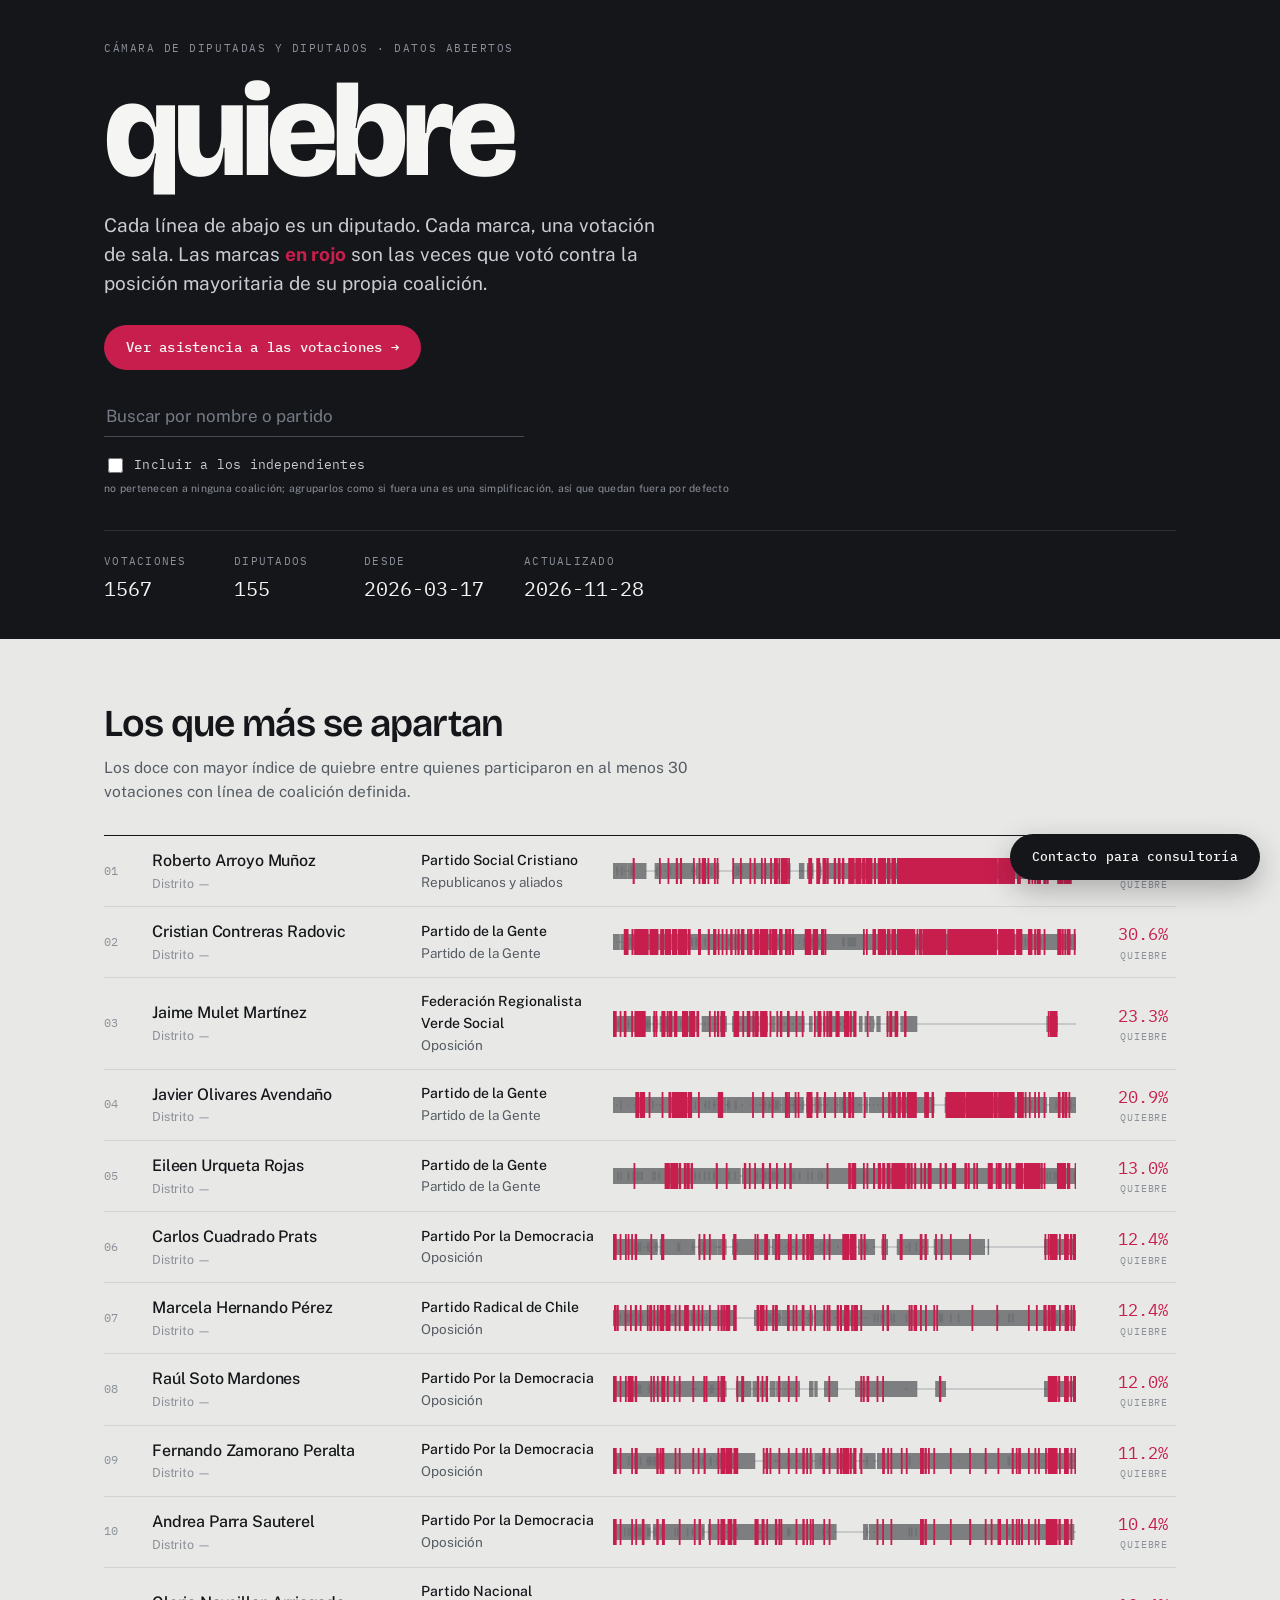
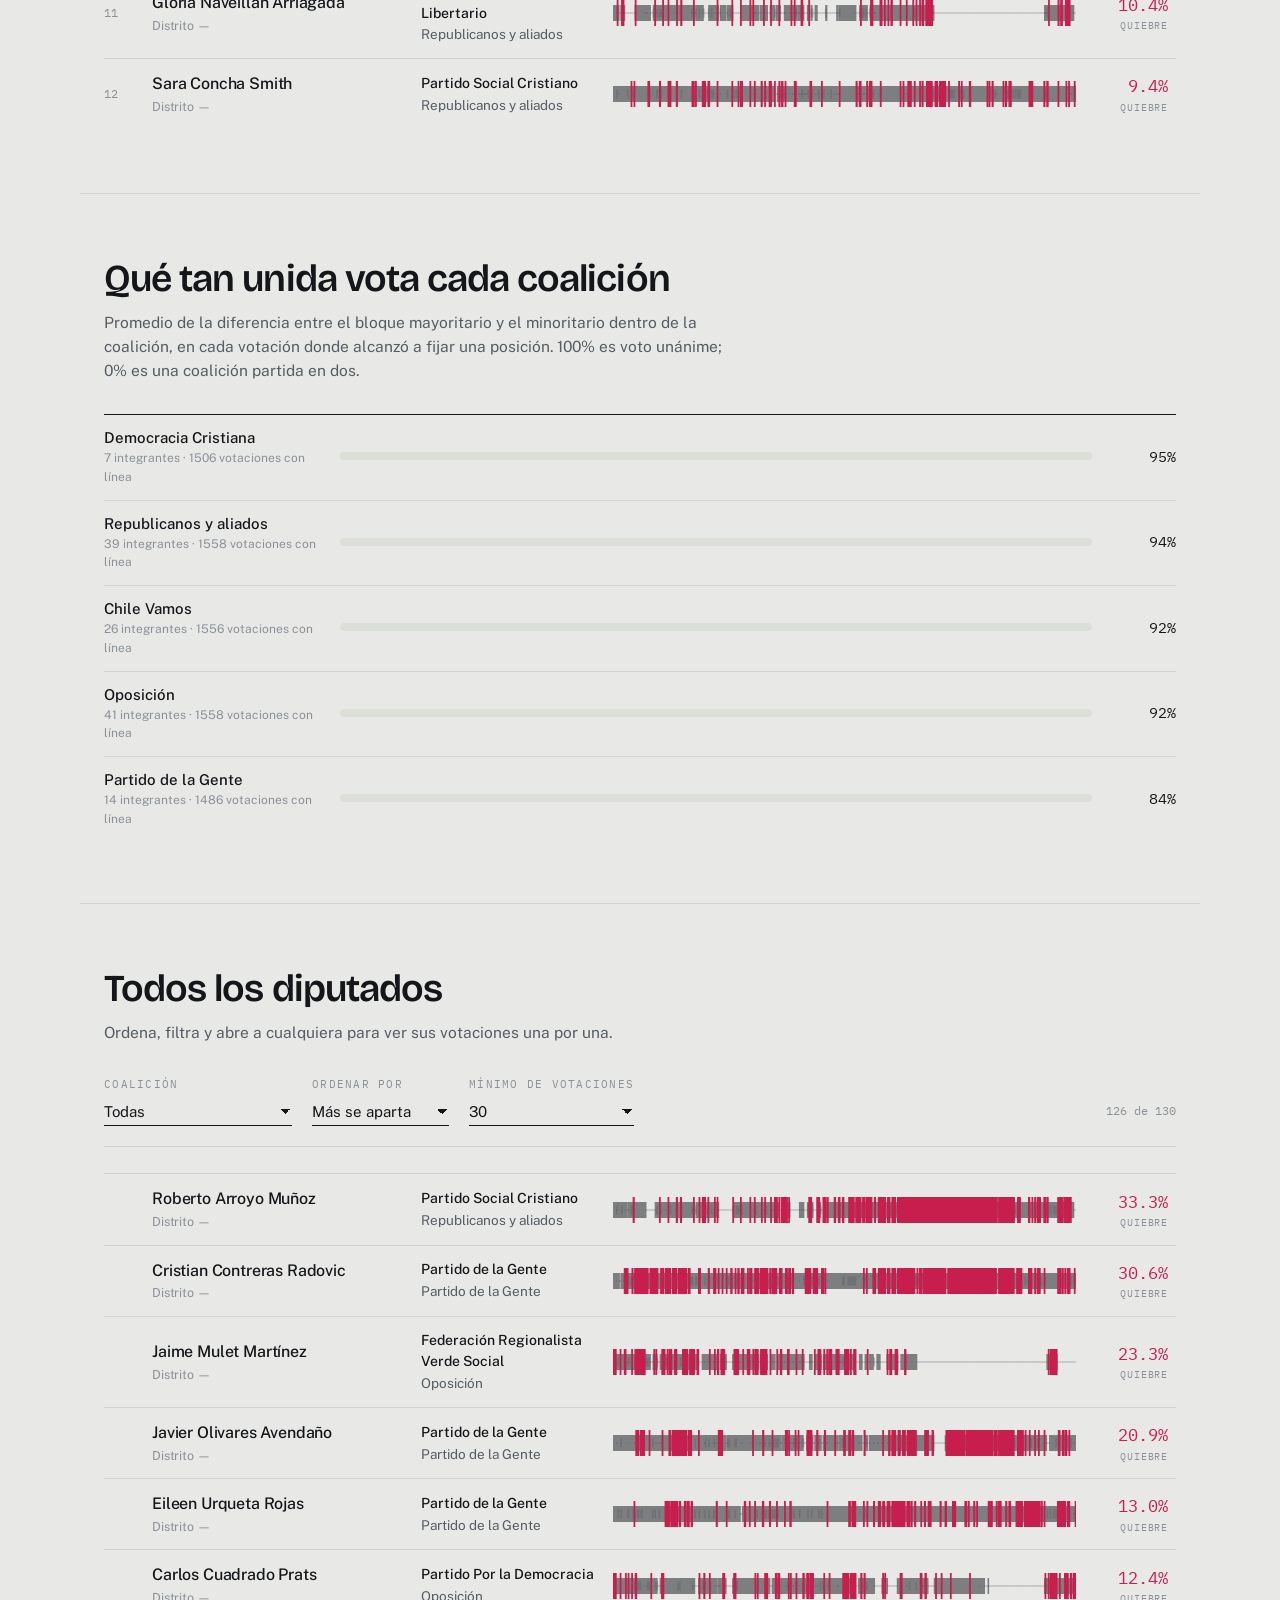
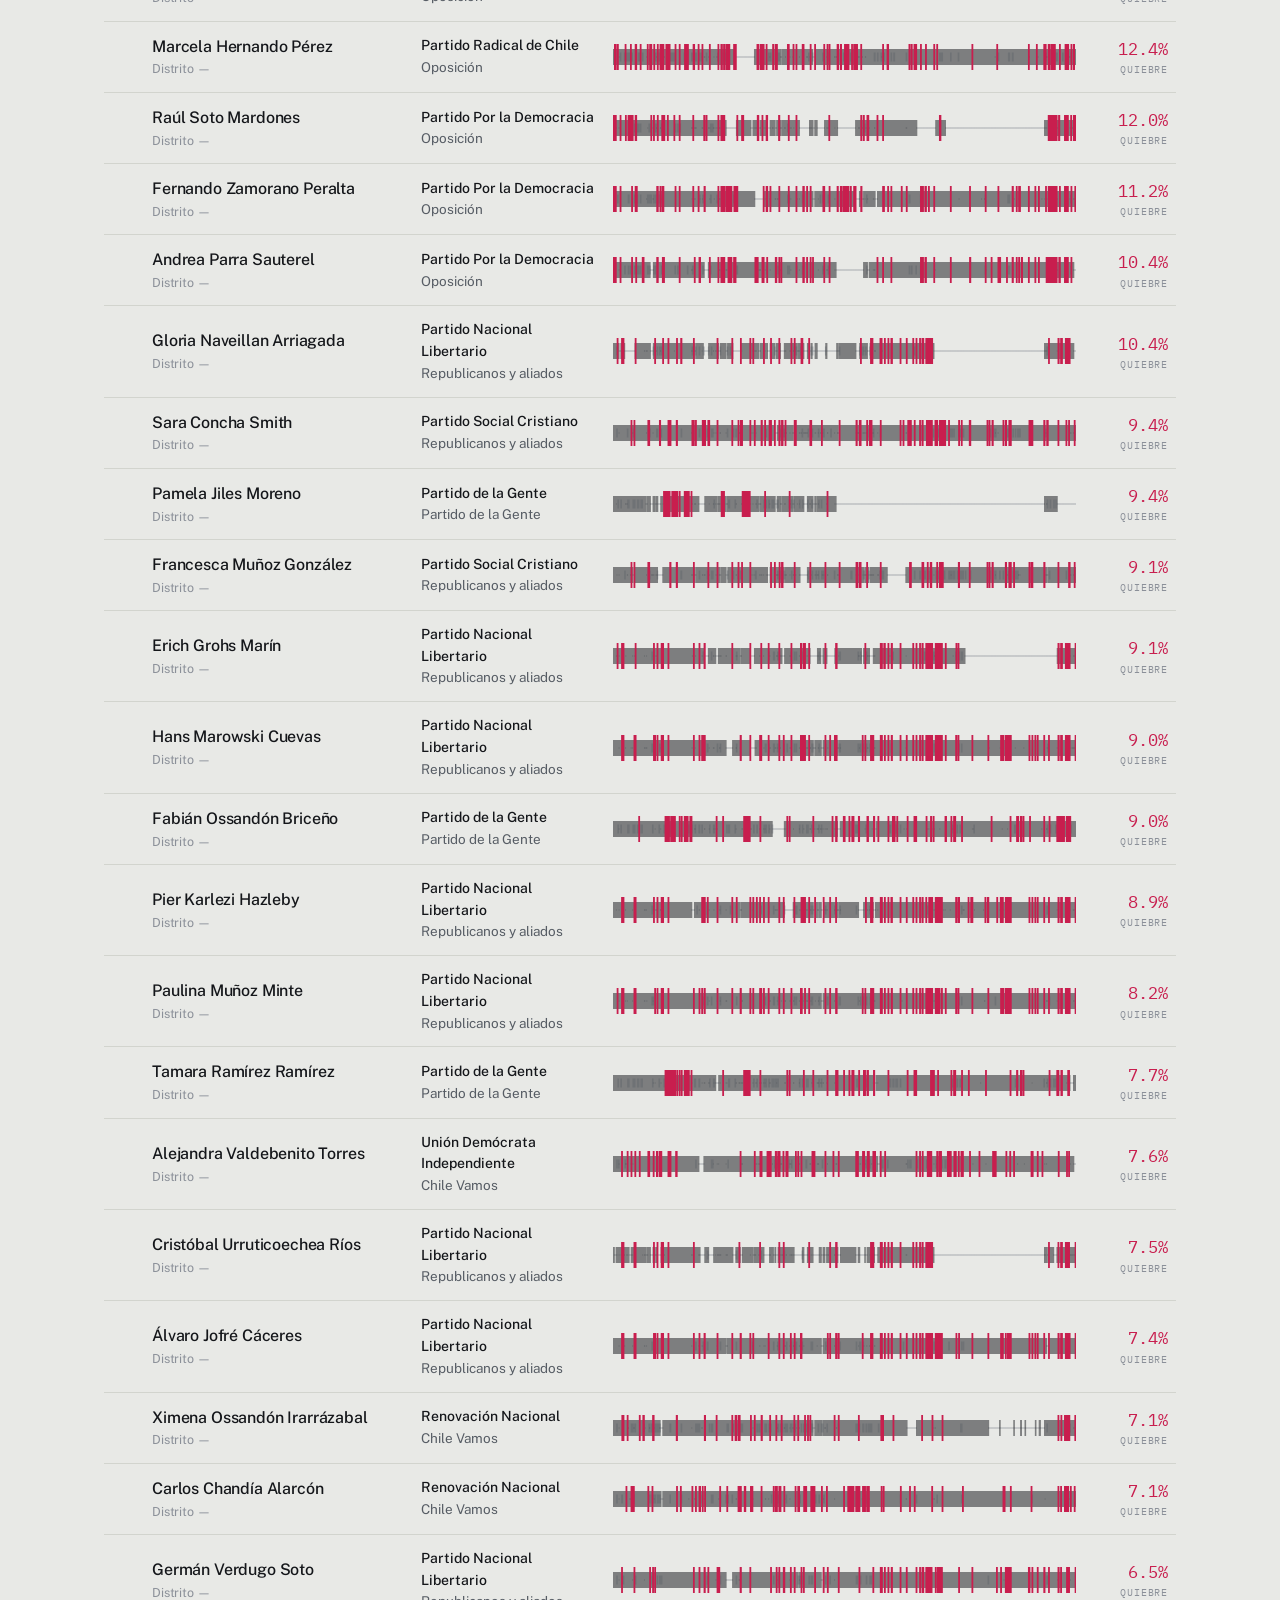
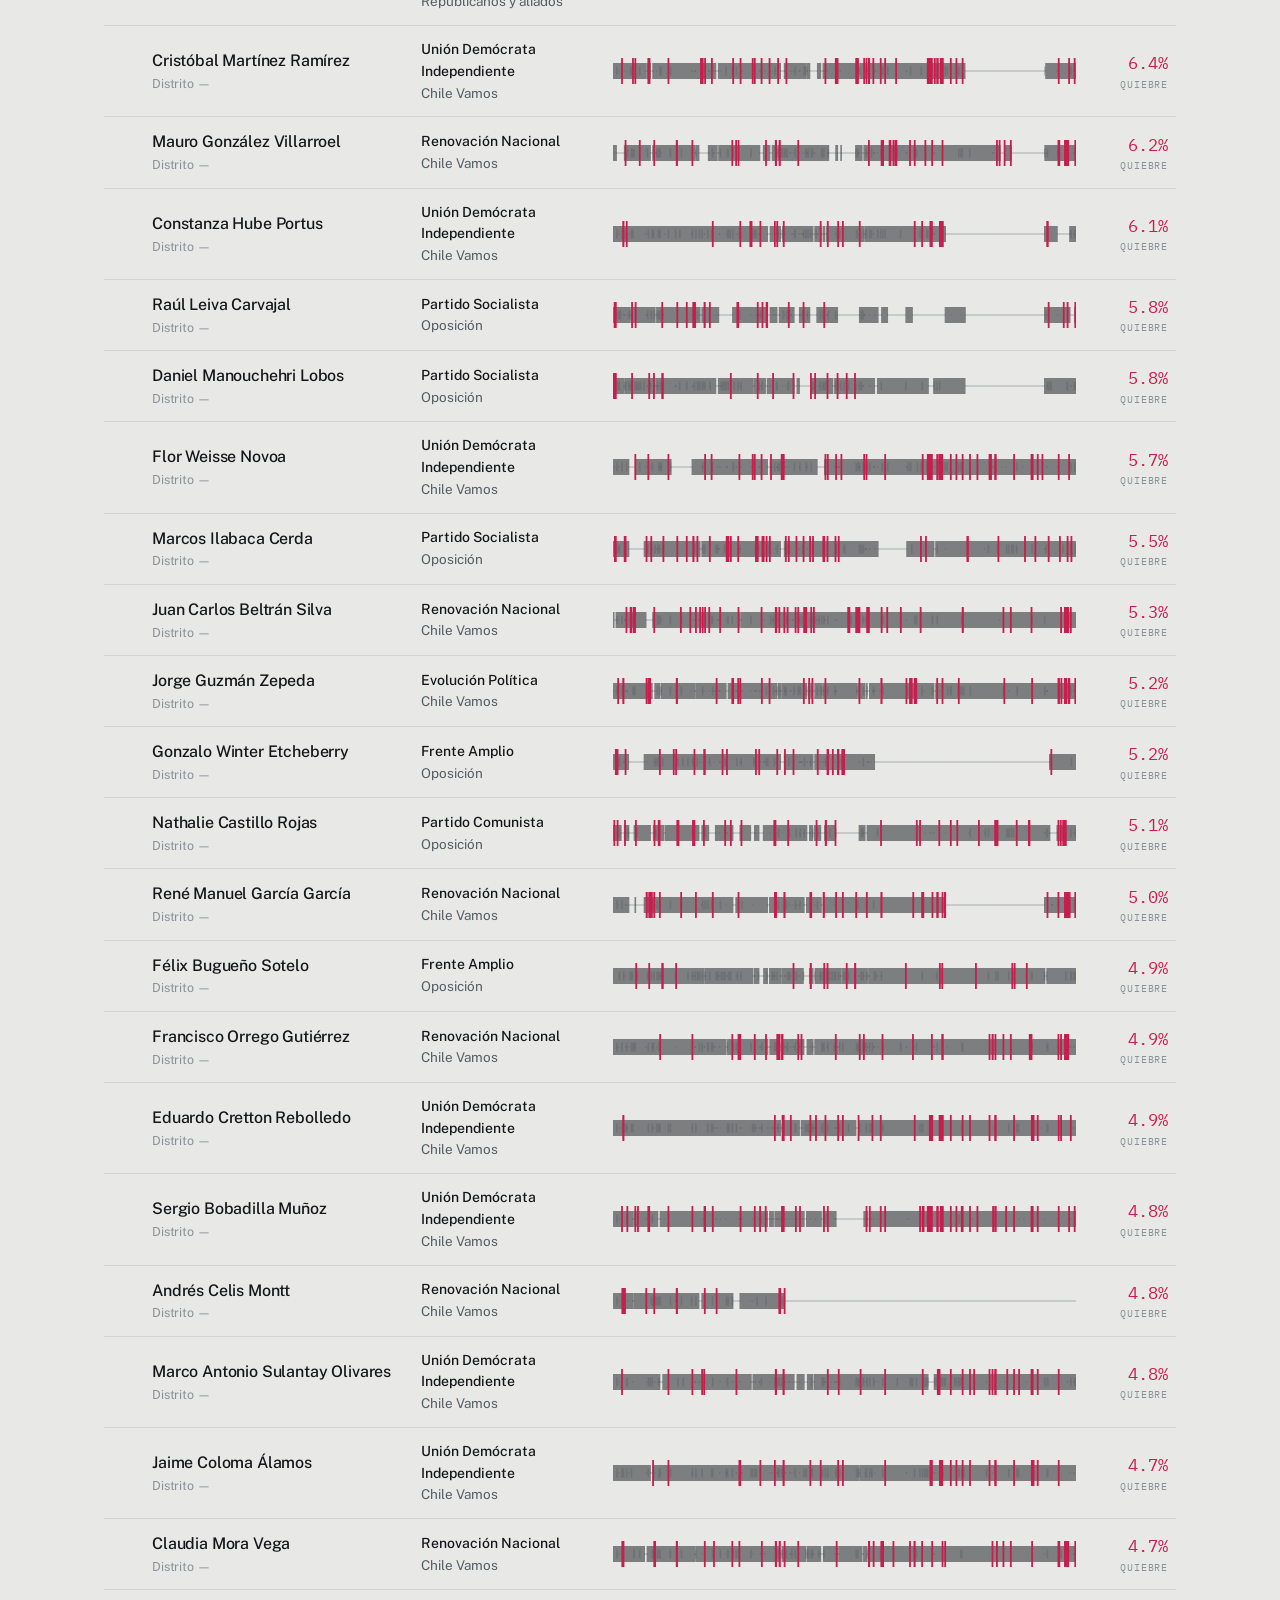
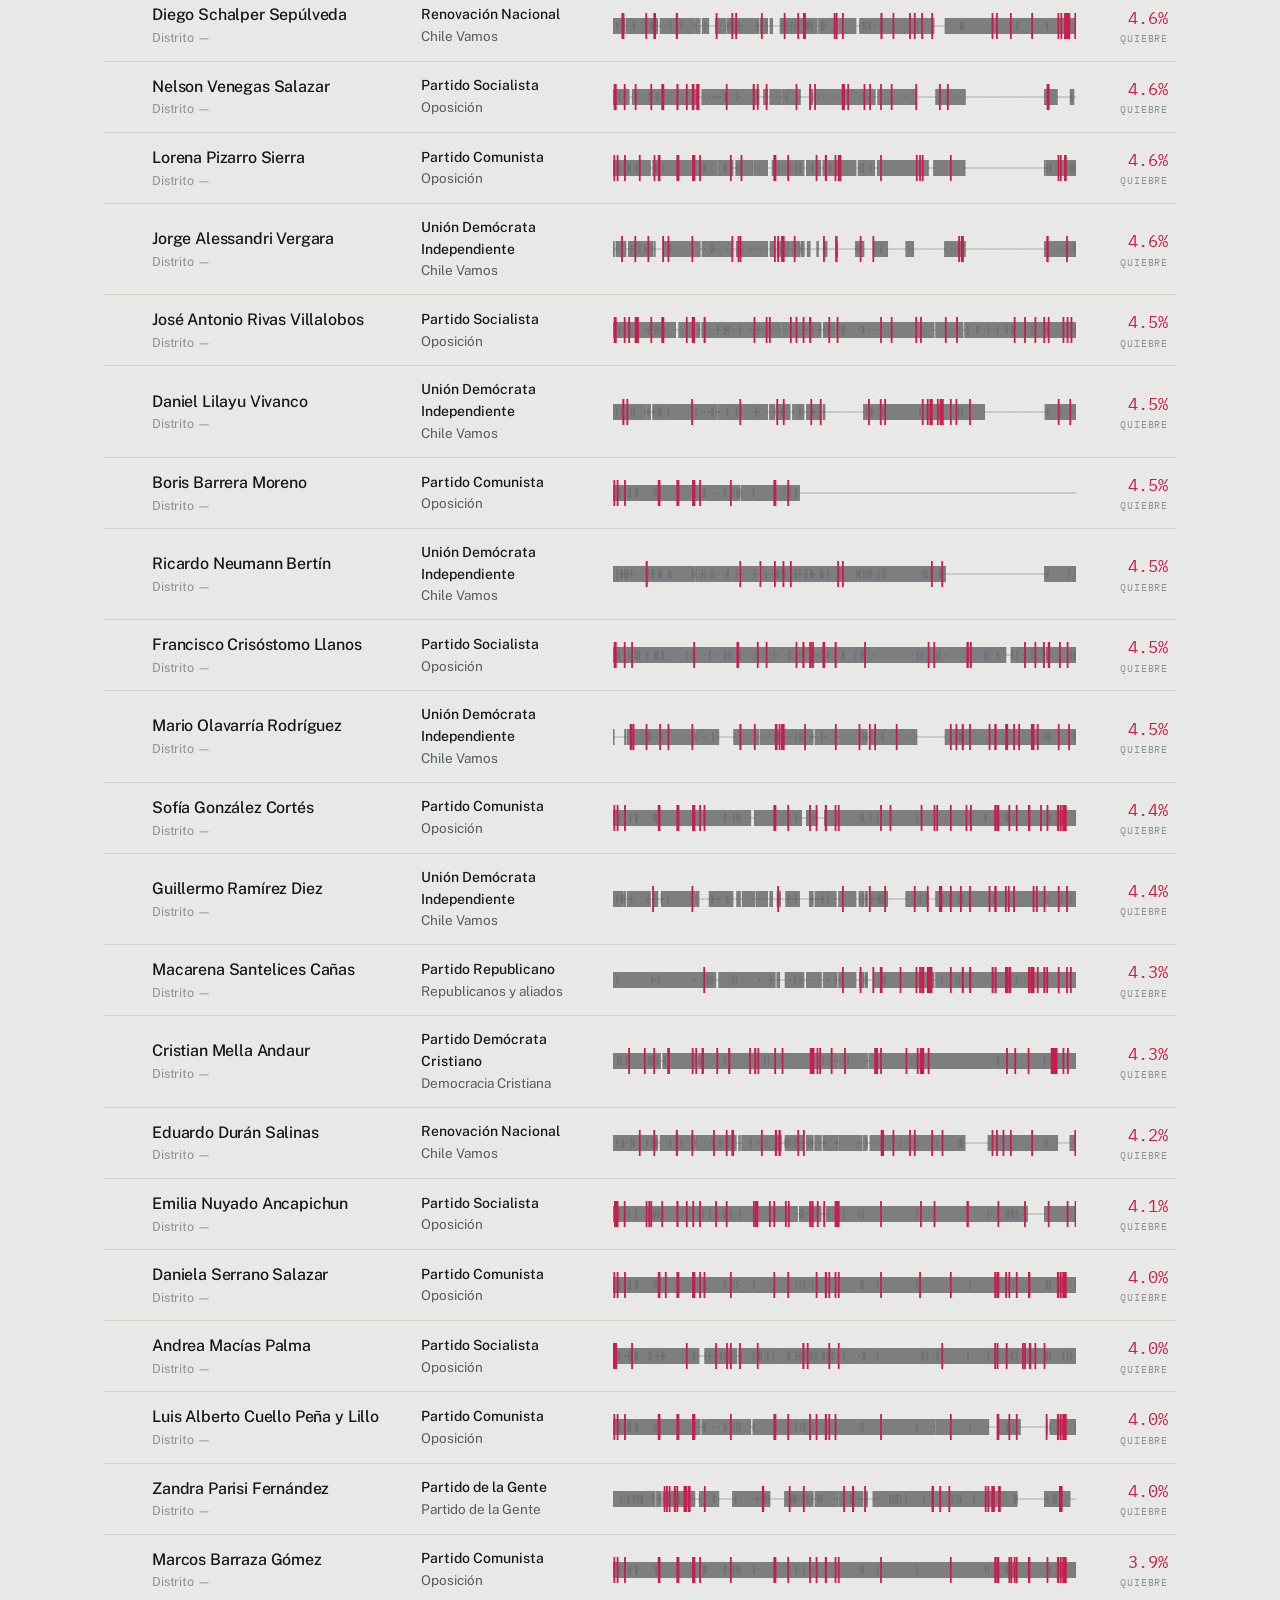
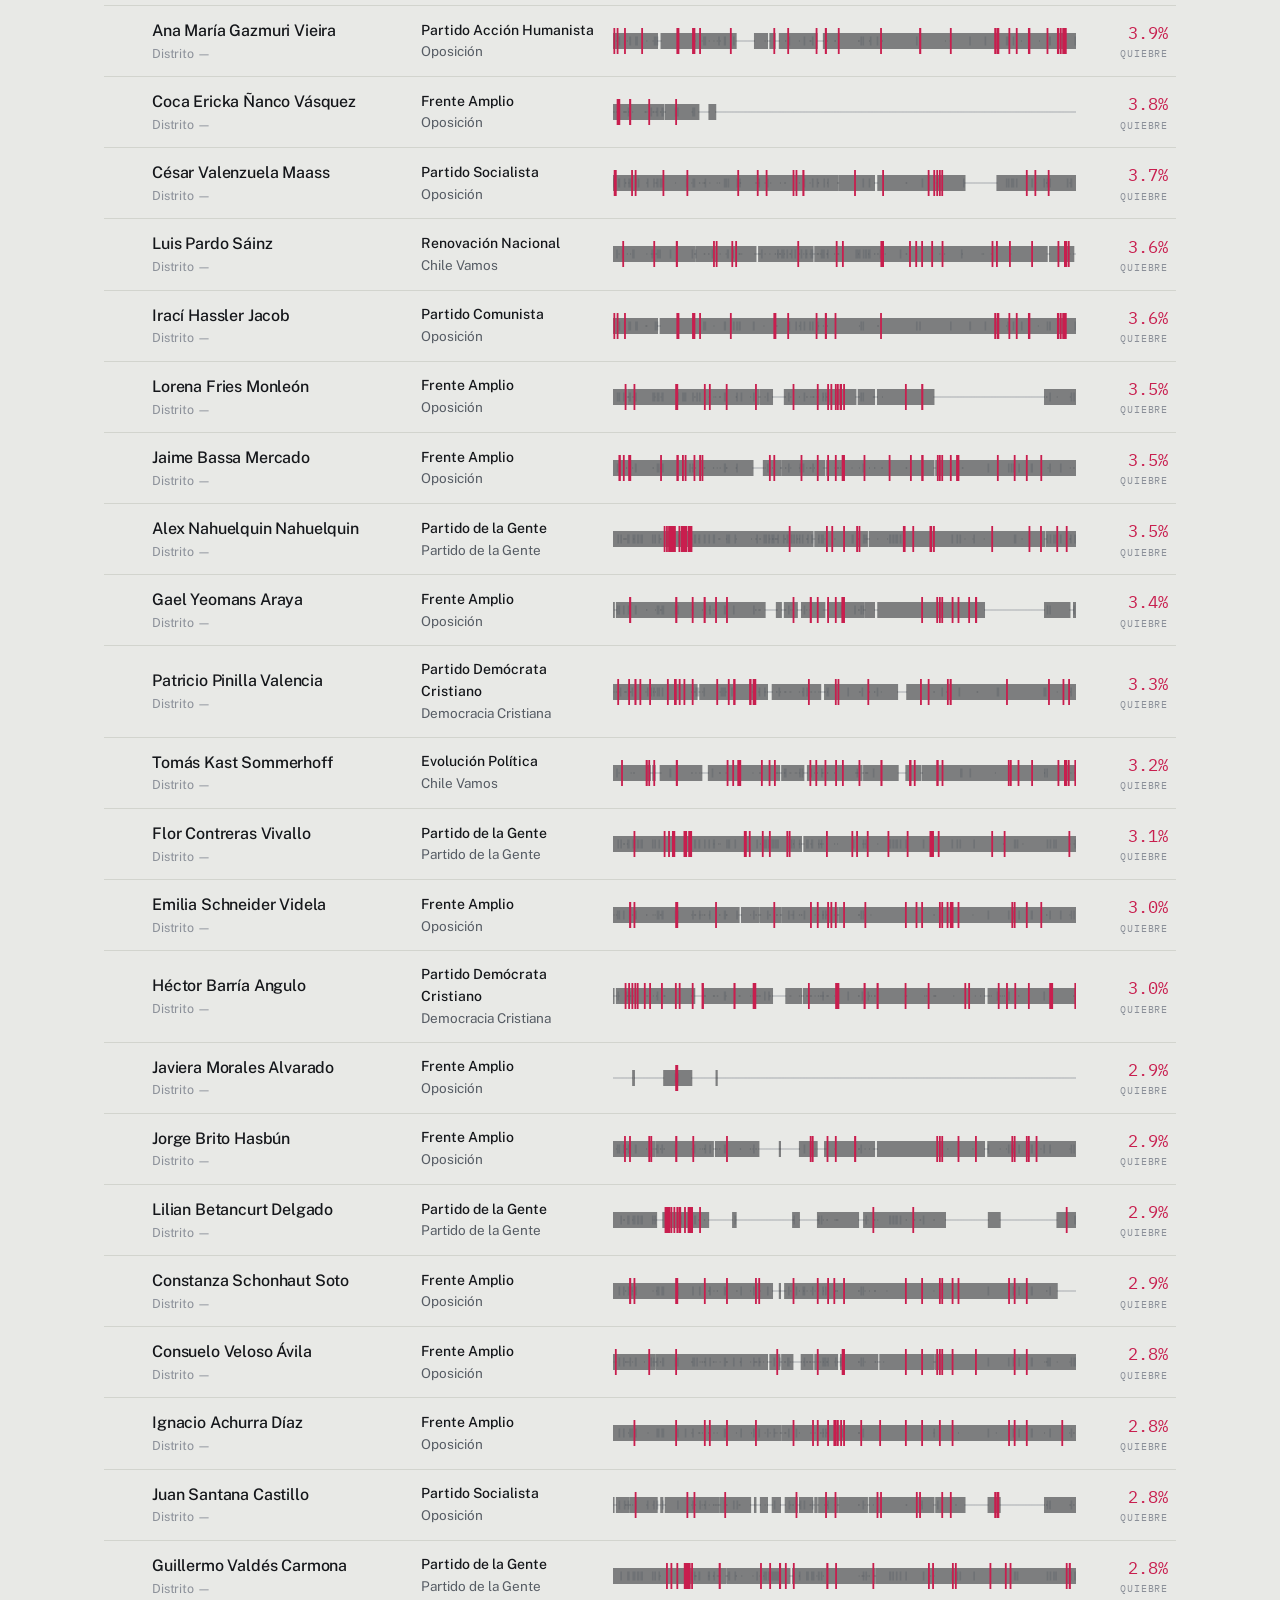
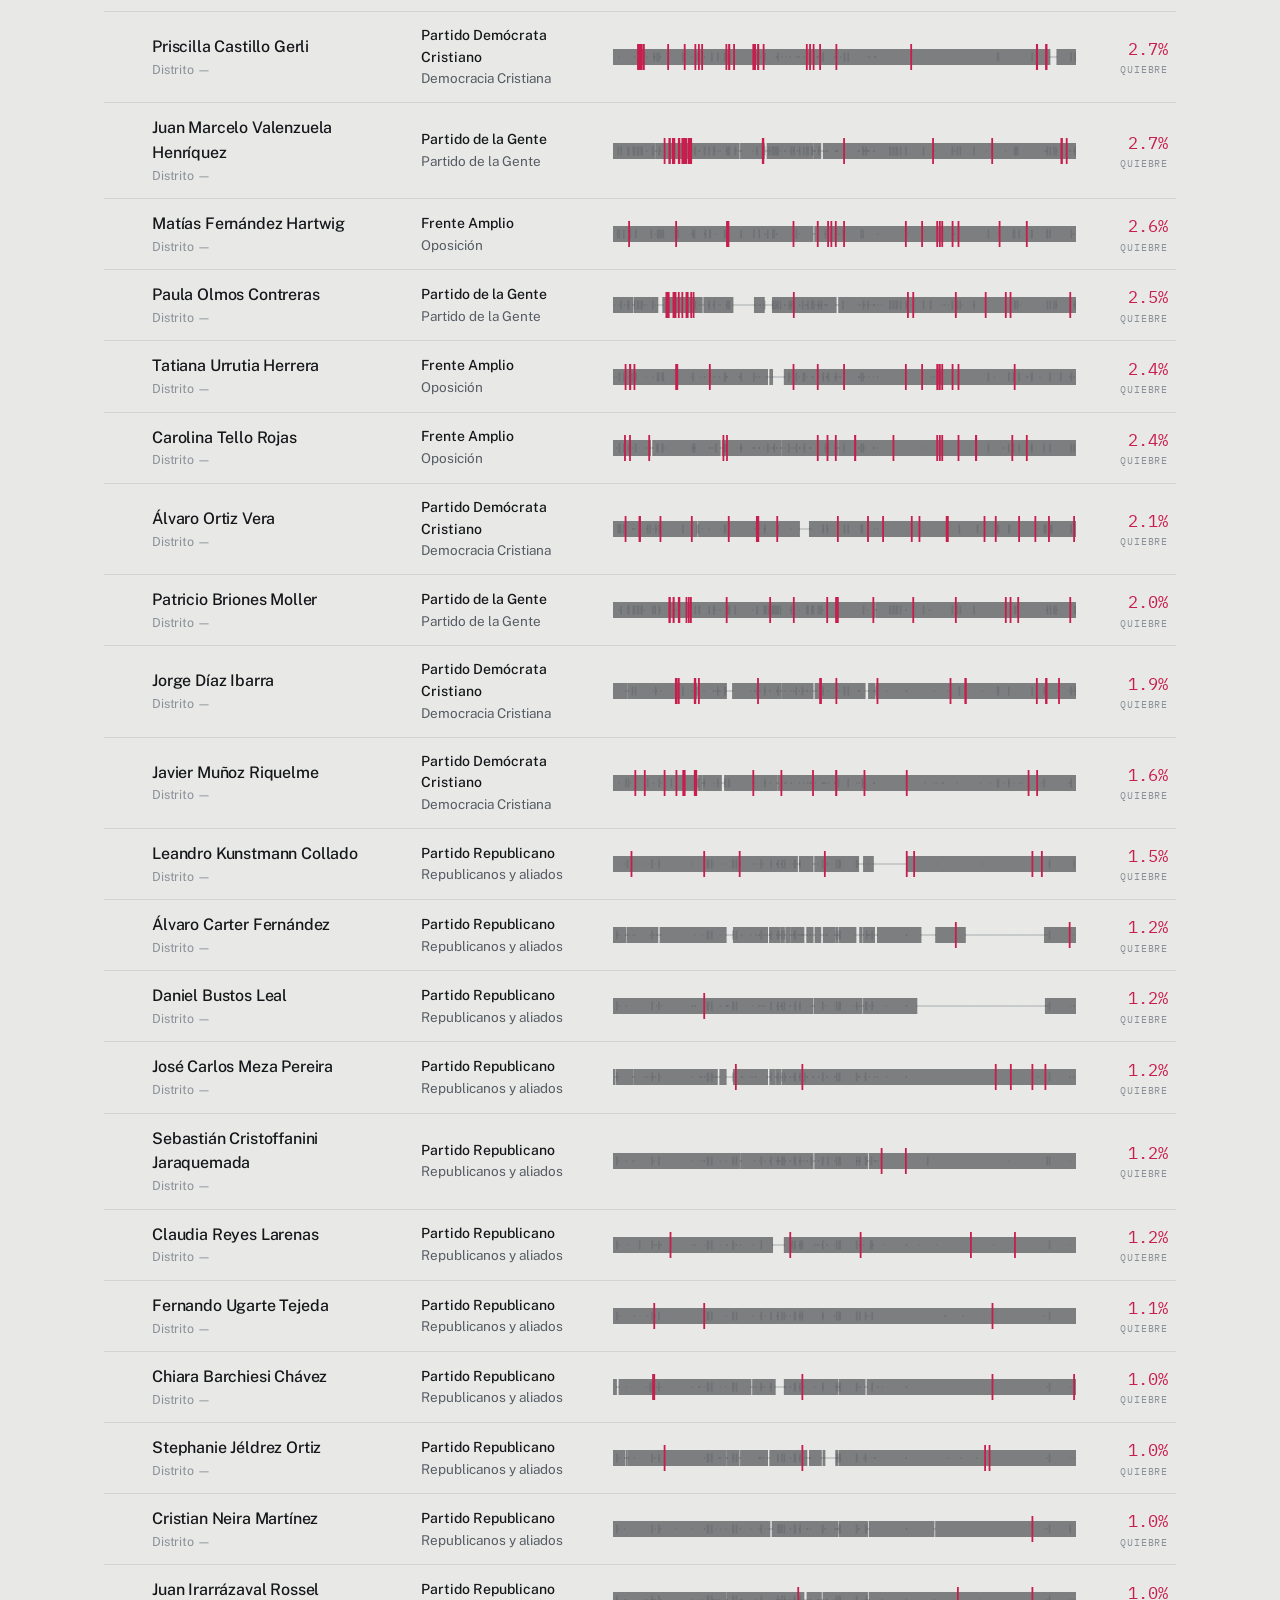
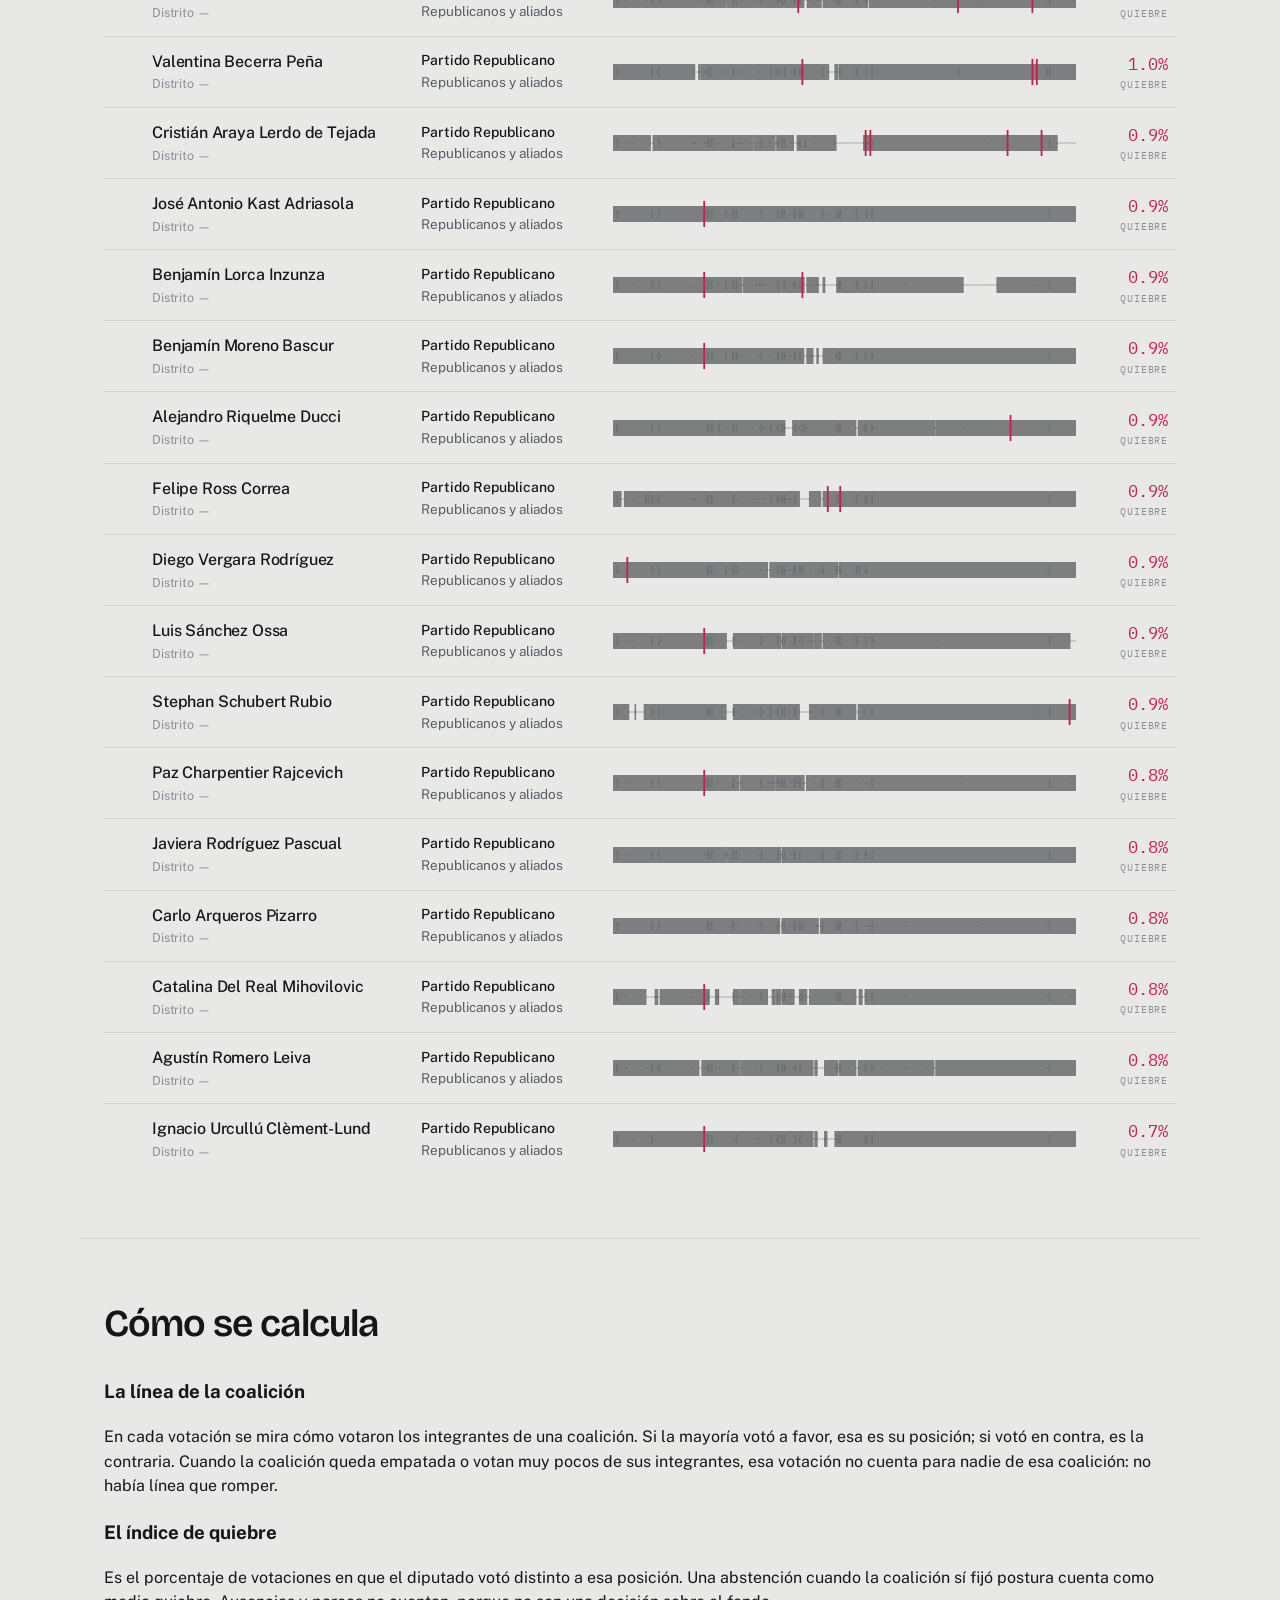
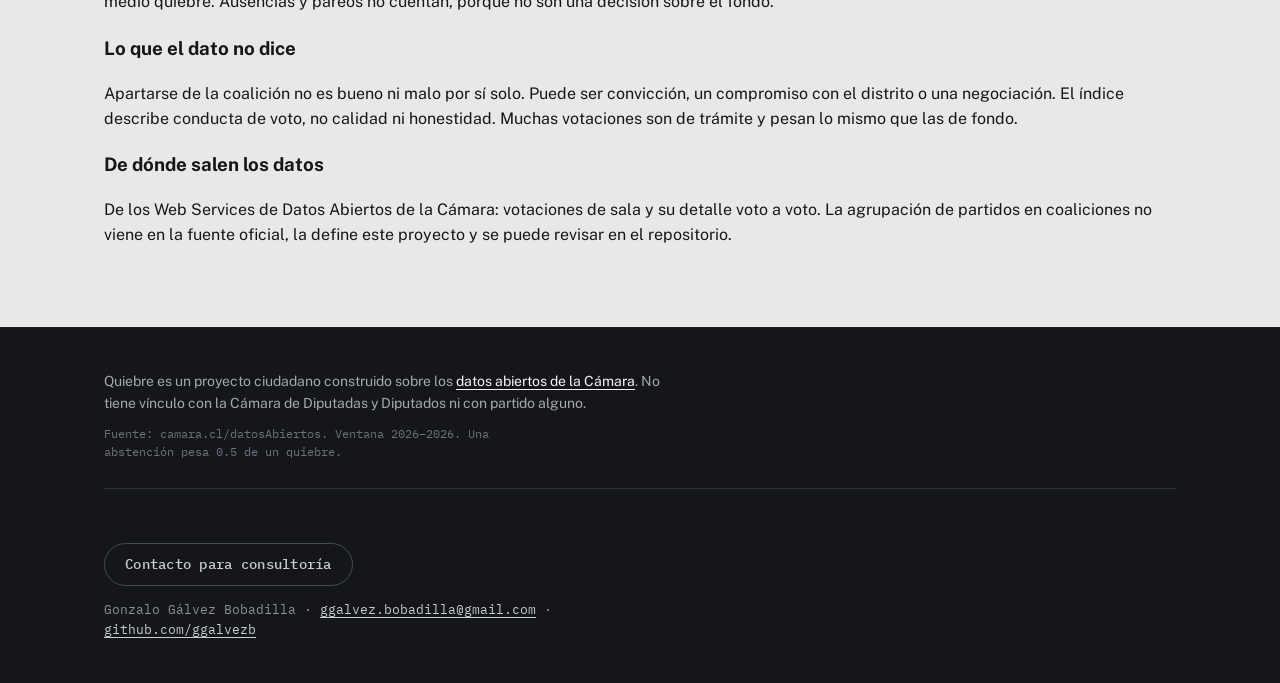
<file: docs/index.html>
<!doctype html>
<html lang="es-CL">
<head>
<meta charset="utf-8">
<meta name="viewport" content="width=device-width, initial-scale=1, viewport-fit=cover">
<title>Quiebre · cómo vota cada diputado frente a su coalición</title>
<meta name="description" content="Cada votación de sala de la Cámara de Diputadas y Diputados de Chile, comparada con la posición mayoritaria de cada coalición. Datos abiertos oficiales, actualizados a diario.">
<link rel="preconnect" href="https://fonts.googleapis.com">
<link rel="preconnect" href="https://fonts.gstatic.com" crossorigin>
<link href="https://fonts.googleapis.com/css2?family=Bricolage+Grotesque:opsz,wght@12..96,600;12..96,800&family=Public+Sans:ital,wght@0,400;0,500;0,700;1,400&family=IBM+Plex+Mono:wght@400;500&display=swap" rel="stylesheet">
<link rel="stylesheet" href="styles.css">
</head>
<body>

<a class="saltar" href="#ranking">Saltar al ranking</a>

<header class="cabecera">
  <div class="envoltura">
    <p class="eyebrow">Cámara de Diputadas y Diputados · datos abiertos</p>
    <h1 class="marca">Quiebre</h1>
    <p class="tesis">Cada línea de abajo es un diputado. Cada marca, una votación de sala.
      Las marcas <span class="resalte">en rojo</span> son las veces que votó contra la posición
      mayoritaria de su propia coalición.</p>

    <a class="boton-asistencia" href="asistencia.html">Ver asistencia a las votaciones →</a>

    <div class="buscador">
      <label class="oculto" for="buscar">Buscar un diputado</label>
      <input id="buscar" type="search" placeholder="Buscar por nombre o partido" autocomplete="off">
    </div>

    <label class="incluir-independientes">
      <input type="checkbox" id="incluir-independientes">
      Incluir a los independientes
      <small>no pertenecen a ninguna coalición; agruparlos como si fuera una es una simplificación, así que quedan fuera por defecto</small>
    </label>

    <dl class="marcador" id="marcador"></dl>
  </div>
</header>

<div class="aviso" id="aviso" hidden></div>

<main>
  <section class="envoltura seccion" id="destacados">
    <div class="titulo-seccion">
      <h2>Los que más se apartan</h2>
      <p class="bajada" id="bajada-destacados"></p>
    </div>
    <ol class="lista-tiras" id="destacados-lista"></ol>
  </section>

  <section class="envoltura seccion" id="cohesion">
    <div class="titulo-seccion">
      <h2>Qué tan unida vota cada coalición</h2>
      <p class="bajada">Promedio de la diferencia entre el bloque mayoritario y el minoritario
        dentro de la coalición, en cada votación donde alcanzó a fijar una posición. 100% es voto
        unánime; 0% es una coalición partida en dos.</p>
    </div>
    <div class="barras" id="barras-cohesion"></div>
  </section>

  <section class="envoltura seccion" id="ranking">
    <div class="titulo-seccion">
      <h2>Todos los diputados</h2>
      <p class="bajada">Ordena, filtra y abre a cualquiera para ver sus votaciones una por una.</p>
    </div>

    <div class="controles">
      <label>Coalición
        <select id="filtro-coalicion"><option value="">Todas</option></select>
      </label>
      <label>Ordenar por
        <select id="orden">
          <option value="indice-desc">Más se aparta</option>
          <option value="indice-asc">Menos se aparta</option>
          <option value="nombre">Nombre</option>
          <option value="partido">Partido</option>
          <option value="computables-desc">Más votaciones</option>
        </select>
      </label>
      <label>Mínimo de votaciones
        <select id="filtro-min">
          <option value="30">30</option>
          <option value="0">Sin mínimo</option>
          <option value="100">100</option>
          <option value="200">200</option>
        </select>
      </label>
      <p class="conteo" id="conteo"></p>
    </div>

    <div class="tabla" id="tabla"></div>
  </section>

  <section class="envoltura seccion" id="metodo">
    <div class="titulo-seccion">
      <h2>Cómo se calcula</h2>
    </div>
    <div class="metodo-grilla">
      <article>
        <h3>La línea de la coalición</h3>
        <p>En cada votación se mira cómo votaron los integrantes de una coalición. Si la mayoría
          votó a favor, esa es su posición; si votó en contra, es la contraria. Cuando la coalición
          queda empatada o votan muy pocos de sus integrantes, esa votación no cuenta para nadie de
          esa coalición: no había línea que romper.</p>
      </article>
      <article>
        <h3>El índice de quiebre</h3>
        <p>Es el porcentaje de votaciones en que el diputado votó distinto a esa posición. Una
          abstención cuando la coalición sí fijó postura cuenta como medio quiebre. Ausencias y
          pareos no cuentan, porque no son una decisión sobre el fondo.</p>
      </article>
      <article>
        <h3>Lo que el dato no dice</h3>
        <p>Apartarse de la coalición no es bueno ni malo por sí solo. Puede ser convicción, un
          compromiso con el distrito o una negociación. El índice describe conducta de voto, no
          calidad ni honestidad. Muchas votaciones son de trámite y pesan lo mismo que las de fondo.</p>
      </article>
      <article>
        <h3>De dónde salen los datos</h3>
        <p>De los Web Services de Datos Abiertos de la Cámara: votaciones de sala y su detalle voto
          a voto. La agrupación de partidos en coaliciones no viene en la fuente oficial, la define
          este proyecto y se puede revisar en el repositorio.</p>
      </article>
    </div>
  </section>
</main>

<footer class="pie">
  <div class="envoltura">
    <p>Quiebre es un proyecto ciudadano construido sobre los
      <a href="https://www.camara.cl/transparencia/datosAbiertos.aspx">datos abiertos de la Cámara</a>.
      No tiene vínculo con la Cámara de Diputadas y Diputados ni con partido alguno.</p>
    <p class="pie-meta" id="pie-meta"></p>

    <div class="contacto">
      <a class="boton-asistencia boton-secundario" href="mailto:ggalvez.bobadilla@gmail.com?subject=Consultor%C3%ADa">Contacto para consultoría</a>
      <p class="contacto-datos">
        Gonzalo Gálvez Bobadilla ·
        <a href="mailto:ggalvez.bobadilla@gmail.com">ggalvez.bobadilla@gmail.com</a> ·
        <a href="https://www.github.com/ggalvezb">github.com/ggalvezb</a>
      </p>
    </div>
  </div>
</footer>

<dialog class="ficha" id="ficha" aria-label="Ficha del diputado">
  <button class="cerrar" id="cerrar-ficha" aria-label="Cerrar ficha">Cerrar</button>
  <div id="ficha-cuerpo"></div>
</dialog>

<a class="flotante-contacto" href="mailto:ggalvez.bobadilla@gmail.com?subject=Consultor%C3%ADa">Contacto para consultoría</a>

<script src="app.js"></script>
</body>
</html>
</file>
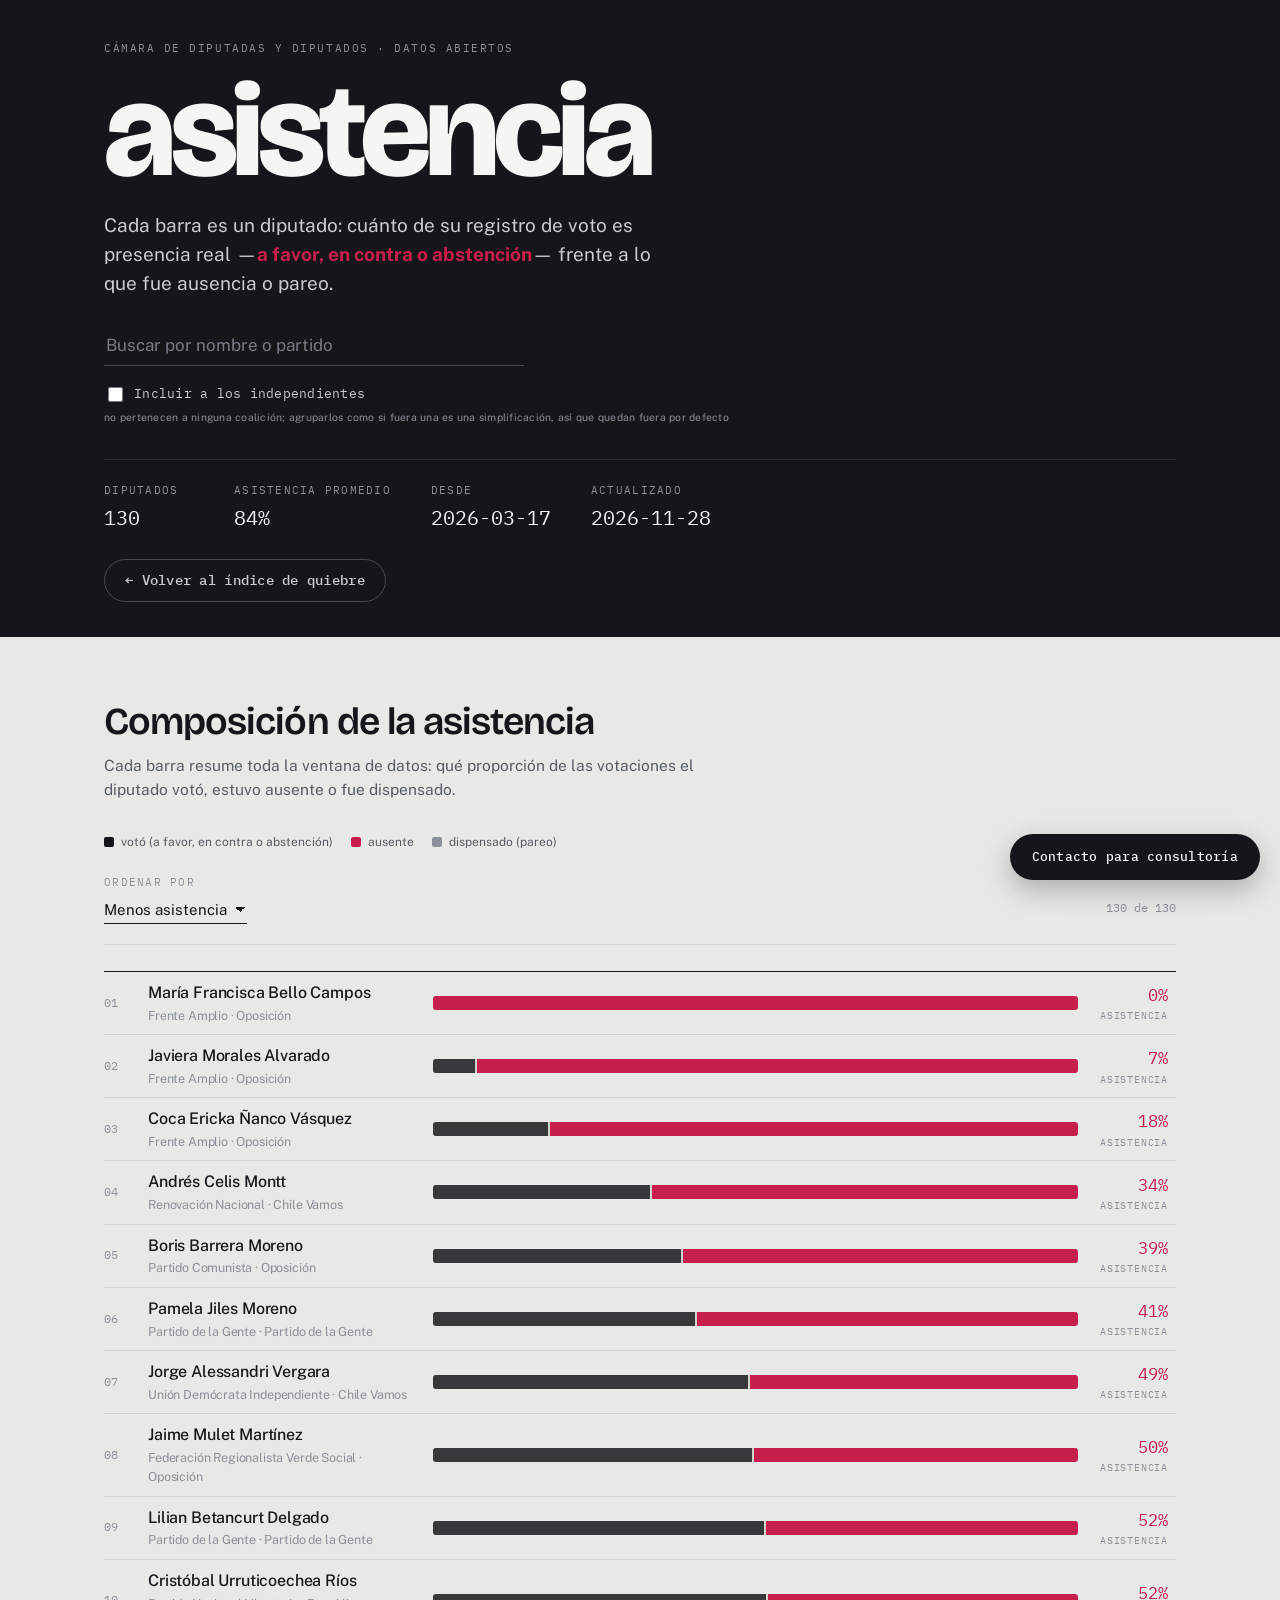
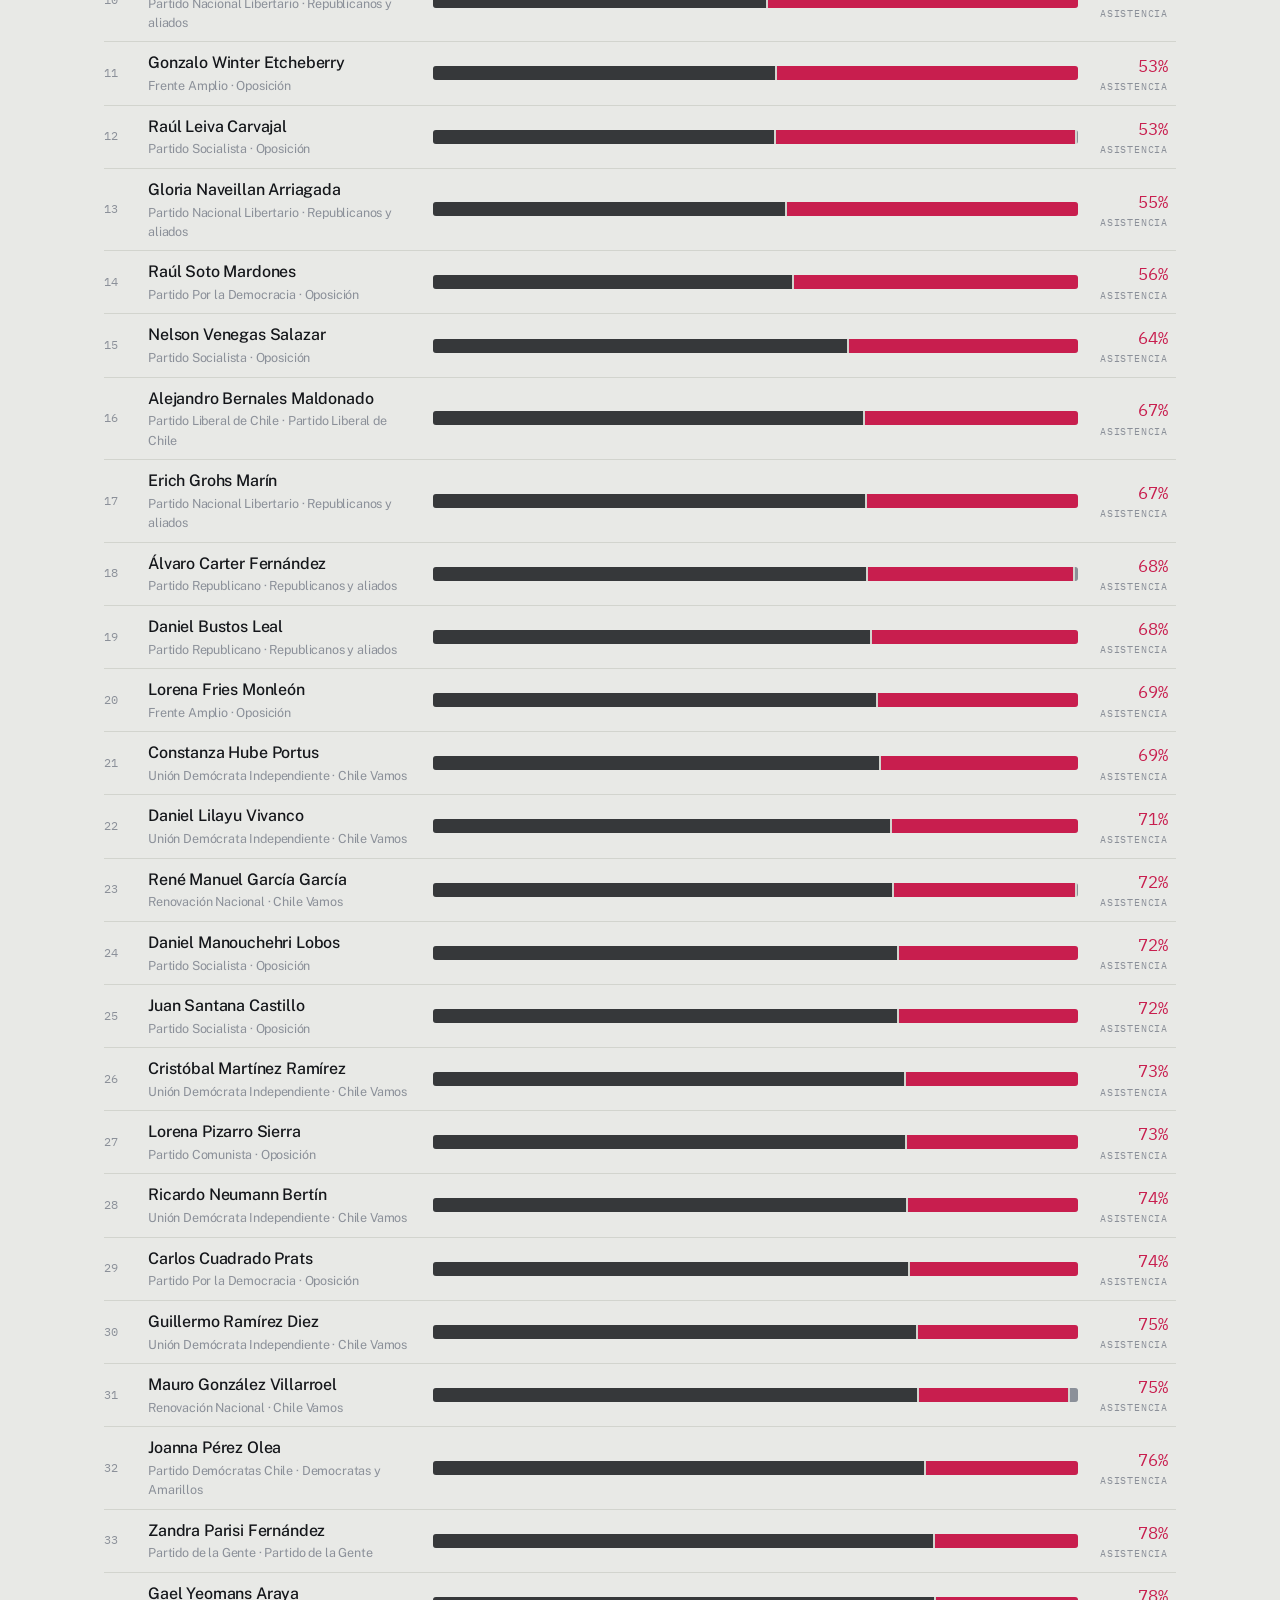
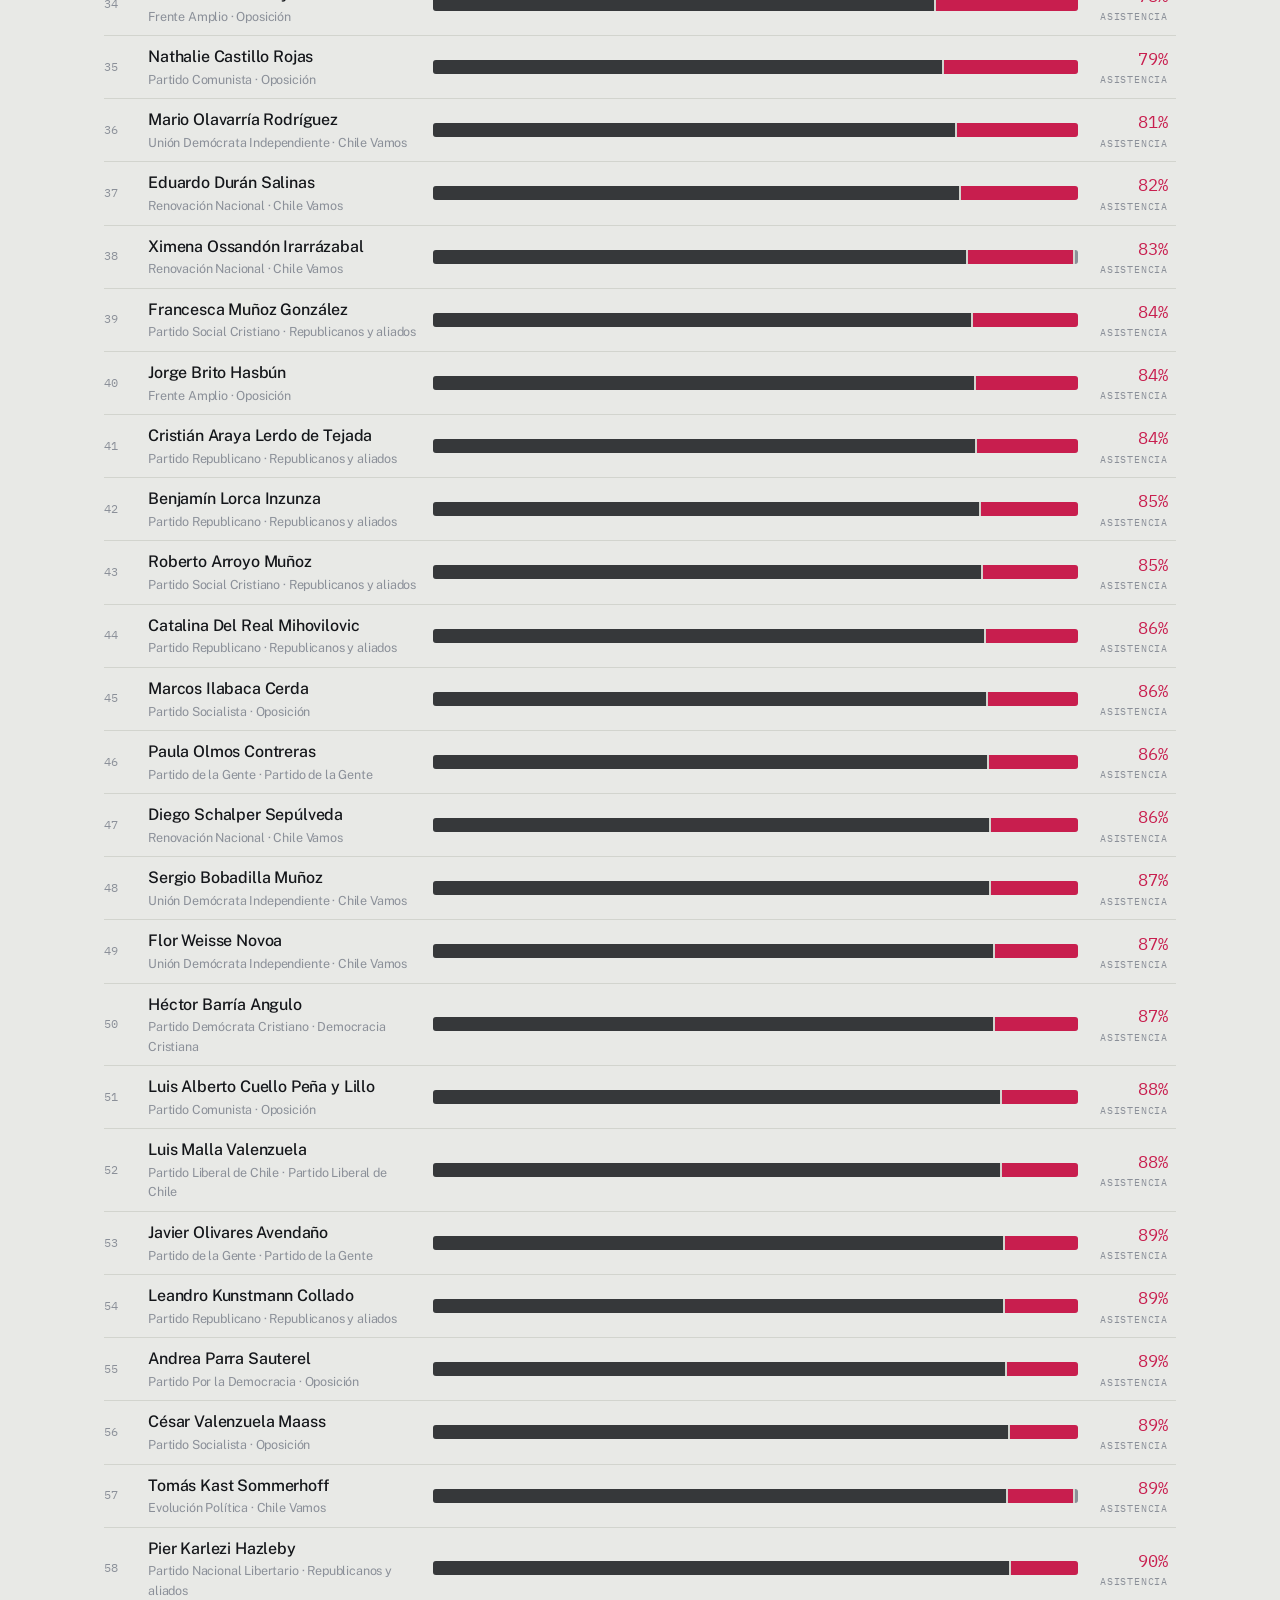
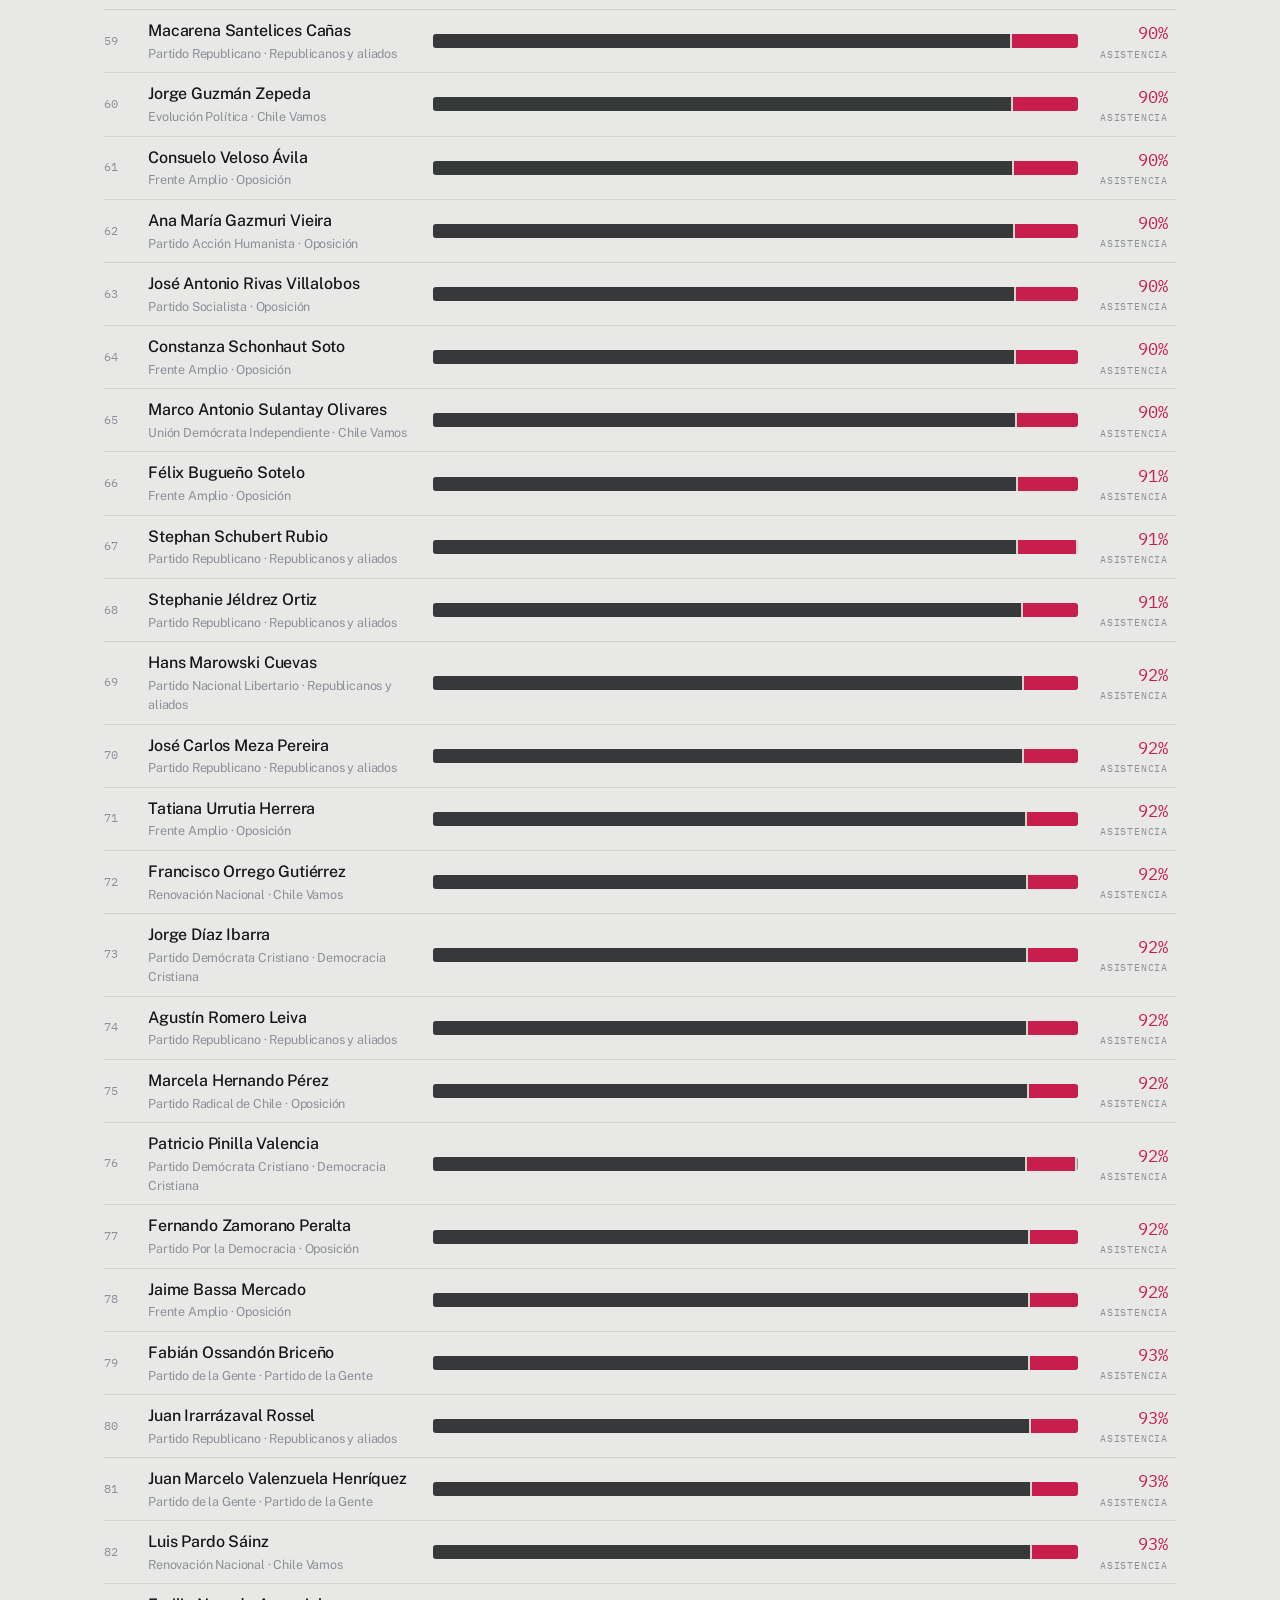
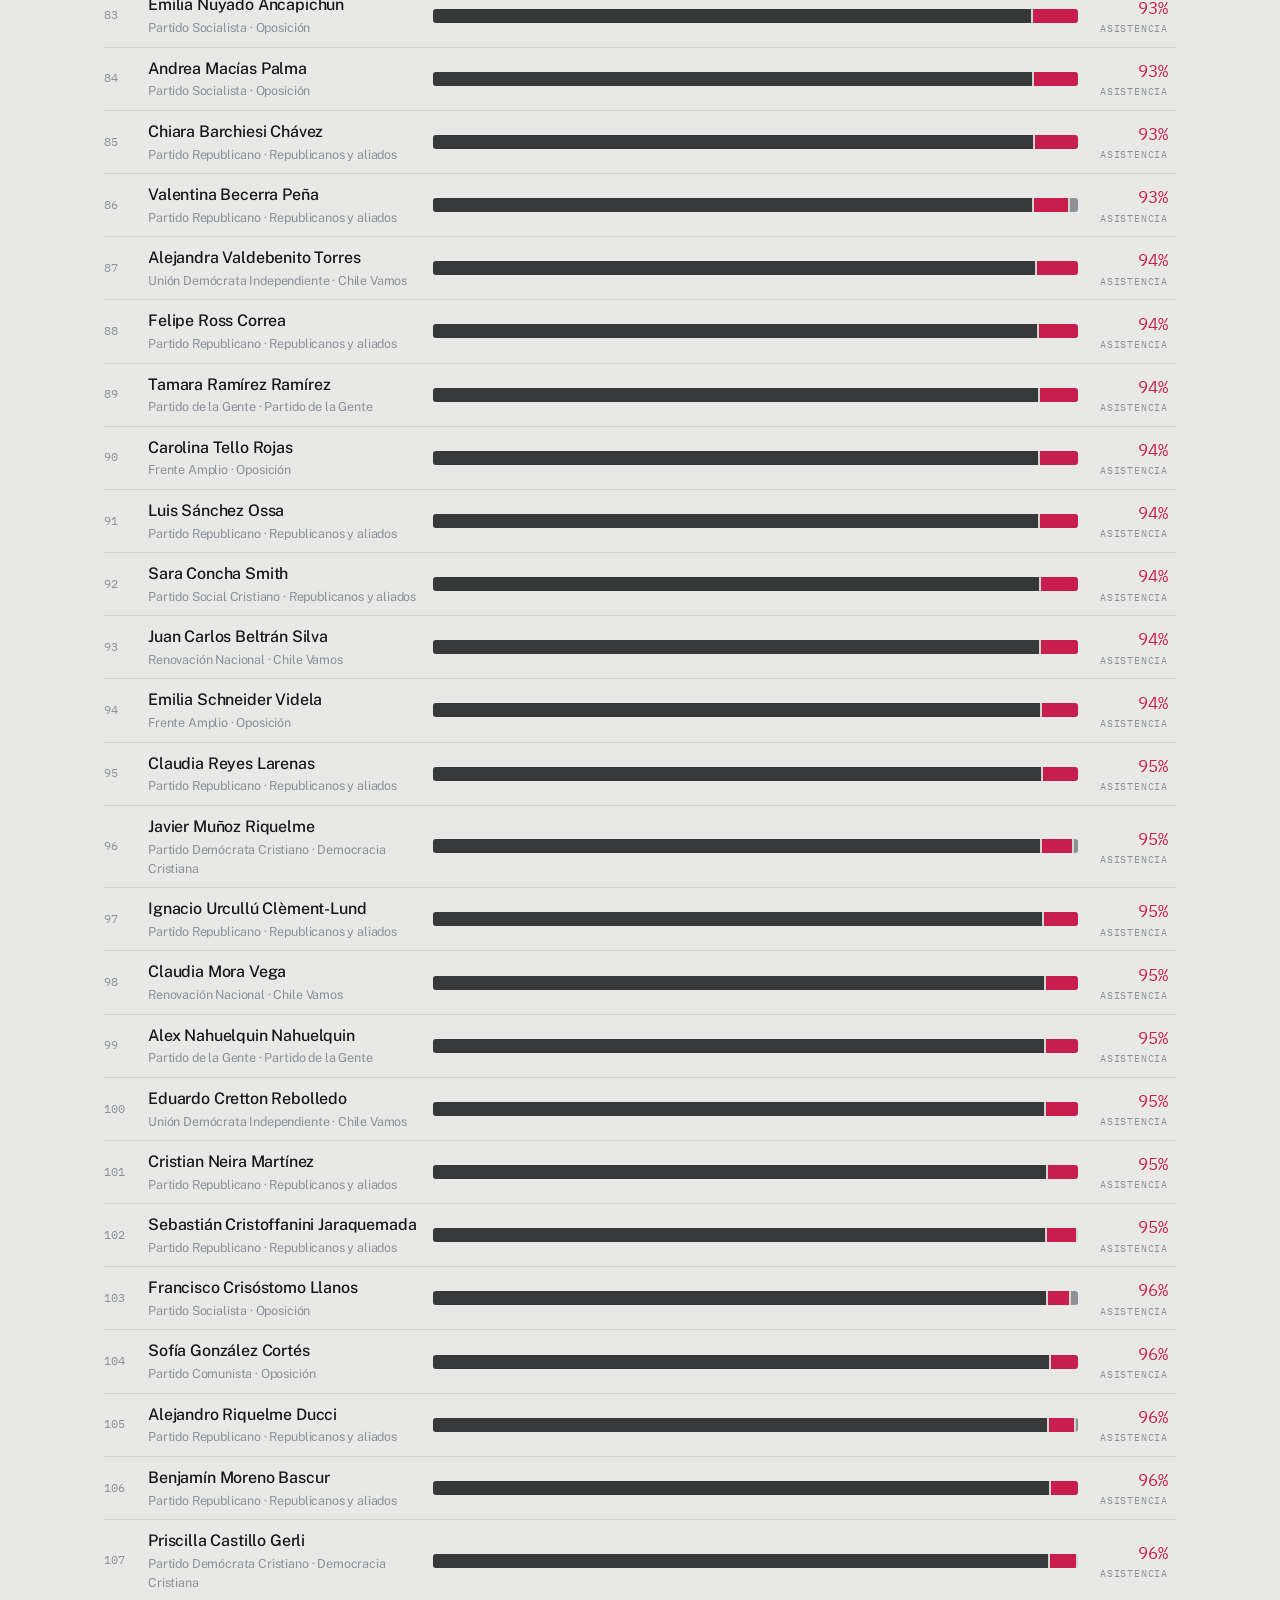
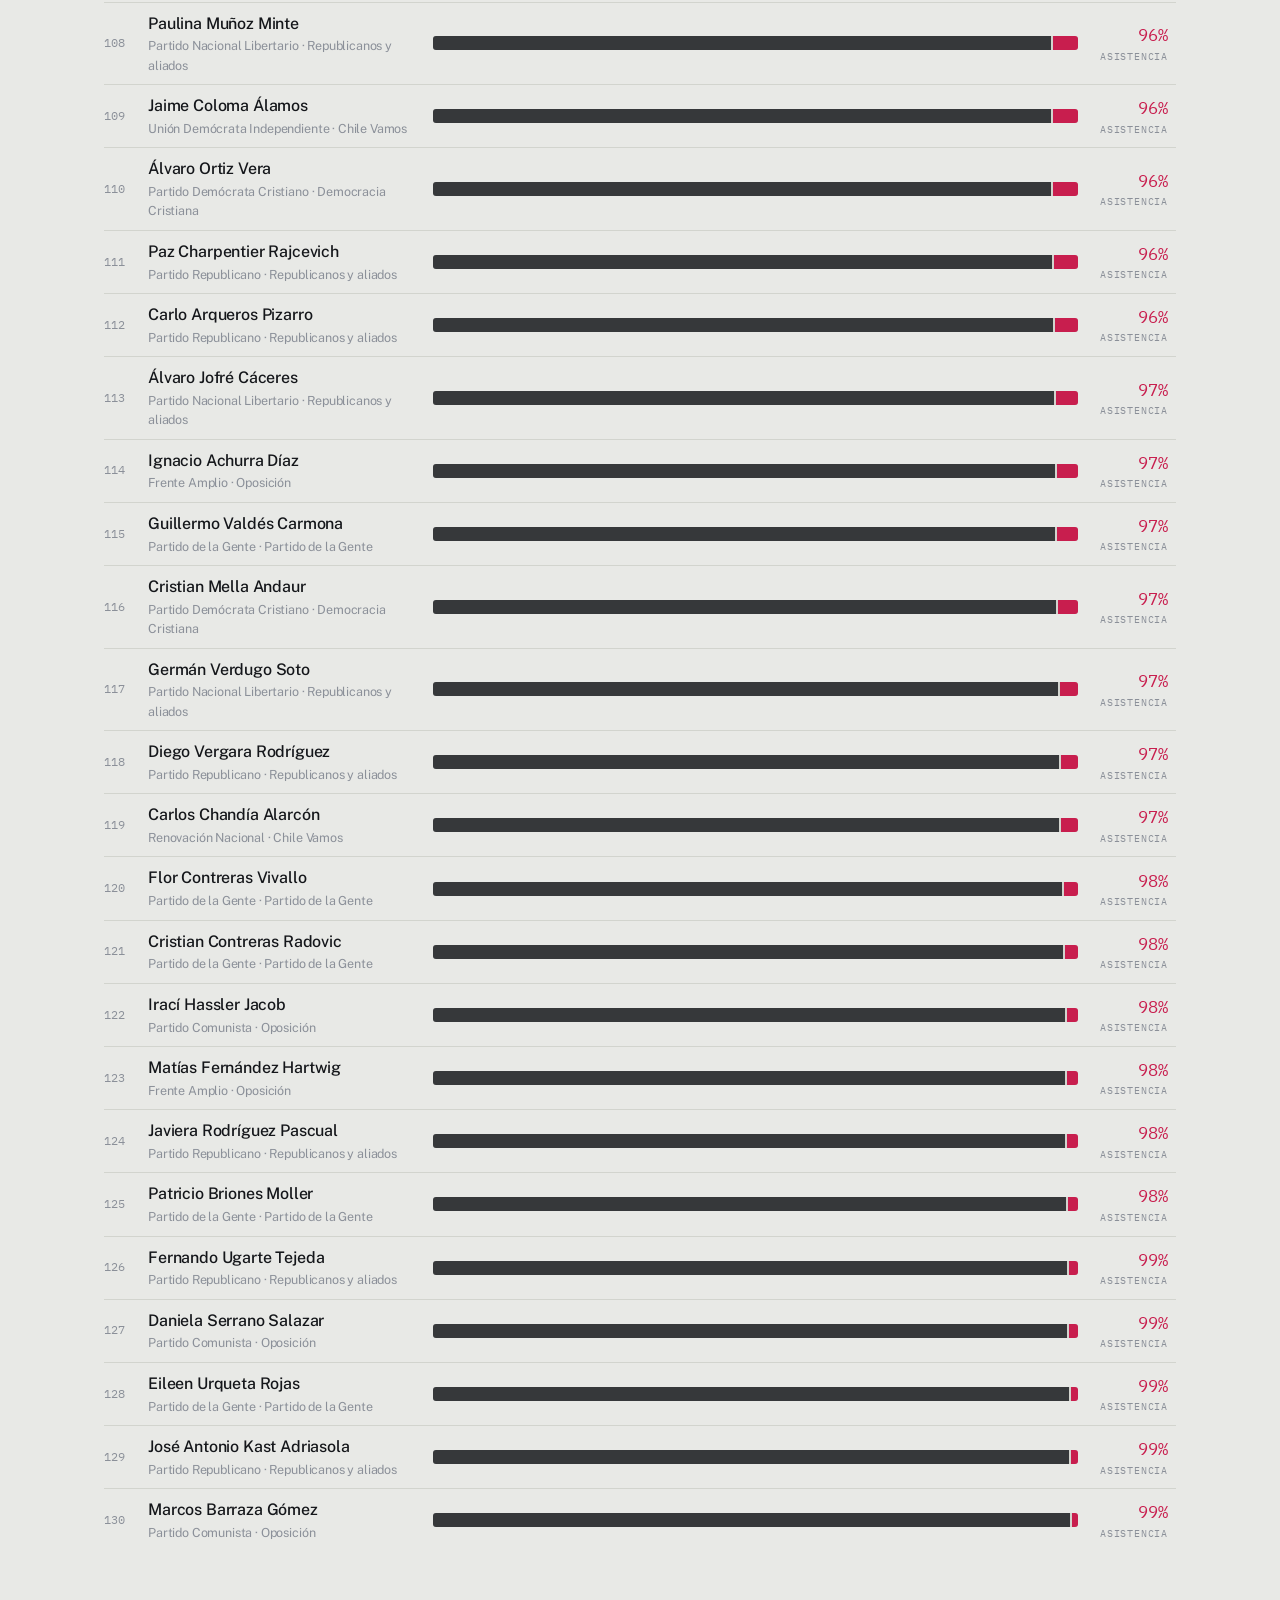
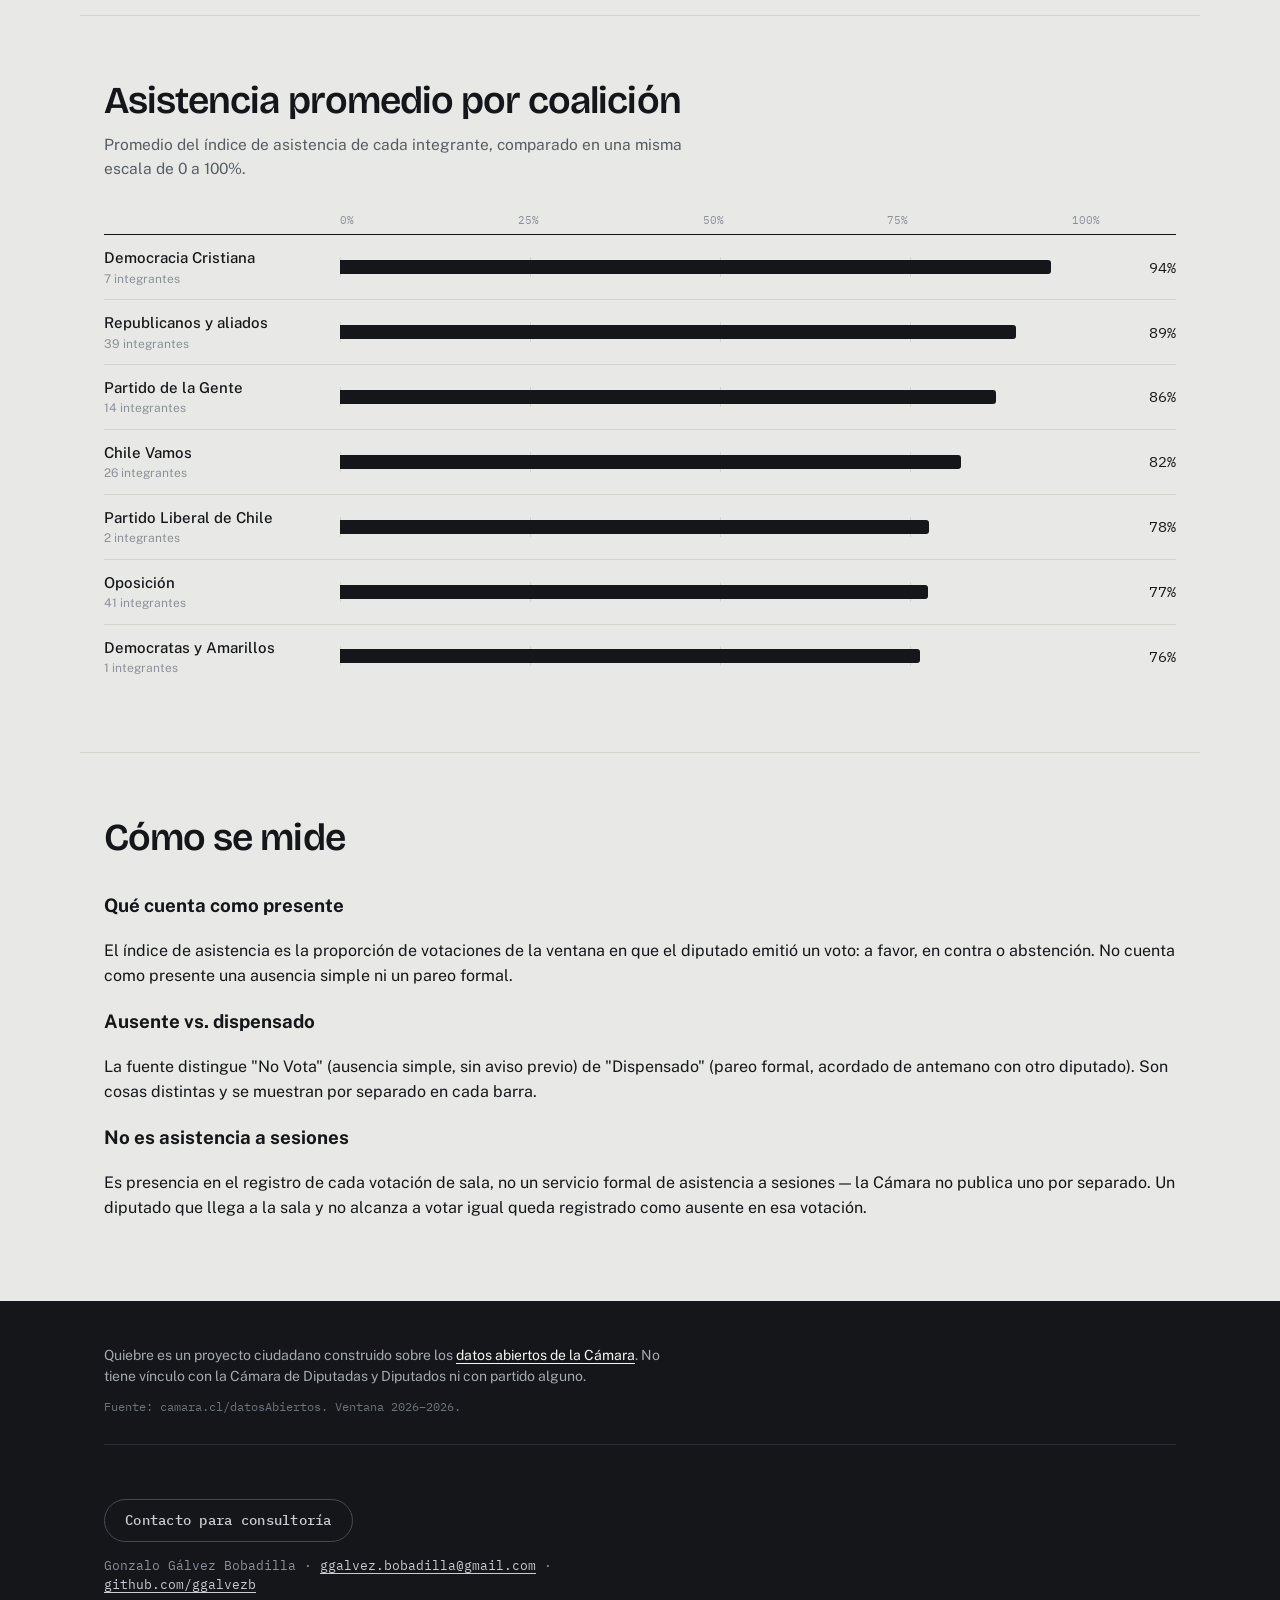
<file: docs/asistencia.html>
<!doctype html>
<html lang="es-CL">
<head>
<meta charset="utf-8">
<meta name="viewport" content="width=device-width, initial-scale=1, viewport-fit=cover">
<title>Asistencia · Quiebre</title>
<meta name="description" content="Cuántas veces vota cada diputado de la Cámara de Diputadas y Diputados de Chile frente a cuántas está ausente o dispensado, y cómo se compara esa asistencia entre coaliciones.">
<link rel="preconnect" href="https://fonts.googleapis.com">
<link rel="preconnect" href="https://fonts.gstatic.com" crossorigin>
<link href="https://fonts.googleapis.com/css2?family=Bricolage+Grotesque:opsz,wght@12..96,600;12..96,800&family=Public+Sans:ital,wght@0,400;0,500;0,700;1,400&family=IBM+Plex+Mono:wght@400;500&display=swap" rel="stylesheet">
<link rel="stylesheet" href="styles.css">
</head>
<body>

<a class="saltar" href="#composicion">Saltar al detalle</a>

<header class="cabecera">
  <div class="envoltura">
    <p class="eyebrow">Cámara de Diputadas y Diputados · datos abiertos</p>
    <h1 class="marca">Asistencia</h1>
    <p class="tesis">Cada barra es un diputado: cuánto de su registro de voto es presencia real
      —<span class="resalte">a favor, en contra o abstención</span>— frente a lo que fue
      ausencia o pareo.</p>

    <div class="buscador">
      <label class="oculto" for="buscar">Buscar un diputado</label>
      <input id="buscar" type="search" placeholder="Buscar por nombre o partido" autocomplete="off">
    </div>

    <label class="incluir-independientes">
      <input type="checkbox" id="incluir-independientes">
      Incluir a los independientes
      <small>no pertenecen a ninguna coalición; agruparlos como si fuera una es una simplificación, así que quedan fuera por defecto</small>
    </label>

    <dl class="marcador" id="marcador"></dl>

    <a class="boton-asistencia boton-secundario" href="index.html">← Volver al índice de quiebre</a>
  </div>
</header>

<main>
  <section class="envoltura seccion" id="composicion">
    <div class="titulo-seccion">
      <h2>Composición de la asistencia</h2>
      <p class="bajada" id="bajada-composicion"></p>
    </div>

    <p class="leyenda leyenda-cuadros">
      <span><i class="cuadro" style="background:var(--tinta)"></i> votó (a favor, en contra o abstención)</span>
      <span><i class="cuadro" style="background:var(--quiebre)"></i> ausente</span>
      <span><i class="cuadro" style="background:var(--tinta-3)"></i> dispensado (pareo)</span>
    </p>

    <div class="controles">
      <label>Ordenar por
        <select id="orden">
          <option value="asistencia-asc">Menos asistencia</option>
          <option value="asistencia-desc">Más asistencia</option>
          <option value="nombre">Nombre</option>
          <option value="coalicion">Coalición</option>
        </select>
      </label>
      <p class="conteo" id="conteo"></p>
    </div>

    <div class="stack-lista" id="stack-lista"></div>
  </section>

  <section class="envoltura seccion" id="coaliciones">
    <div class="titulo-seccion">
      <h2>Asistencia promedio por coalición</h2>
      <p class="bajada">Promedio del índice de asistencia de cada integrante, comparado en una
        misma escala de 0 a 100%.</p>
    </div>
    <div class="chart-comparativo" id="chart-coaliciones"></div>
  </section>

  <section class="envoltura seccion" id="metodo-asistencia">
    <div class="titulo-seccion">
      <h2>Cómo se mide</h2>
    </div>
    <div class="metodo-grilla">
      <article>
        <h3>Qué cuenta como presente</h3>
        <p>El índice de asistencia es la proporción de votaciones de la ventana en que el diputado
          emitió un voto: a favor, en contra o abstención. No cuenta como presente una ausencia
          simple ni un pareo formal.</p>
      </article>
      <article>
        <h3>Ausente vs. dispensado</h3>
        <p>La fuente distingue "No Vota" (ausencia simple, sin aviso previo) de "Dispensado"
          (pareo formal, acordado de antemano con otro diputado). Son cosas distintas y se
          muestran por separado en cada barra.</p>
      </article>
      <article>
        <h3>No es asistencia a sesiones</h3>
        <p>Es presencia en el registro de cada votación de sala, no un servicio formal de
          asistencia a sesiones — la Cámara no publica uno por separado. Un diputado que llega
          a la sala y no alcanza a votar igual queda registrado como ausente en esa votación.</p>
      </article>
    </div>
  </section>
</main>

<footer class="pie">
  <div class="envoltura">
    <p>Quiebre es un proyecto ciudadano construido sobre los
      <a href="https://www.camara.cl/transparencia/datosAbiertos.aspx">datos abiertos de la Cámara</a>.
      No tiene vínculo con la Cámara de Diputadas y Diputados ni con partido alguno.</p>
    <p class="pie-meta" id="pie-meta"></p>

    <div class="contacto">
      <a class="boton-asistencia boton-secundario" href="mailto:ggalvez.bobadilla@gmail.com?subject=Consultor%C3%ADa">Contacto para consultoría</a>
      <p class="contacto-datos">
        Gonzalo Gálvez Bobadilla ·
        <a href="mailto:ggalvez.bobadilla@gmail.com">ggalvez.bobadilla@gmail.com</a> ·
        <a href="https://www.github.com/ggalvezb">github.com/ggalvezb</a>
      </p>
    </div>
  </div>
</footer>

<a class="flotante-contacto" href="mailto:ggalvez.bobadilla@gmail.com?subject=Consultor%C3%ADa">Contacto para consultoría</a>

<script src="asistencia.js"></script>
</body>
</html>
</file>
<file: docs/styles.css>
/* Quiebre — tinta sobre papel, un solo color para el desacuerdo. */

:root {
  --papel: #e8e9e6;
  --panel: #f5f6f3;
  --tinta: #14161a;
  --tinta-2: #565c64;
  --tinta-3: #8b9099;
  --linea: #d2d4ce;
  --quiebre: #c81e4e;
  --quiebre-suave: rgba(200, 30, 78, 0.10);

  --display: "Bricolage Grotesque", "Helvetica Neue", sans-serif;
  --texto: "Public Sans", system-ui, -apple-system, sans-serif;
  --dato: "IBM Plex Mono", ui-monospace, monospace;

  --ancho: 1120px;
  --radio: 3px;
}

* { box-sizing: border-box; }

html { -webkit-text-size-adjust: 100%; }

body {
  margin: 0;
  background: var(--papel);
  color: var(--tinta);
  font-family: var(--texto);
  font-size: 16px;
  line-height: 1.55;
  font-feature-settings: "tnum" 0;
}

a { color: inherit; text-decoration-thickness: 1px; text-underline-offset: 3px; }
a:hover { color: var(--quiebre); }

:focus-visible {
  outline: 2px solid var(--quiebre);
  outline-offset: 3px;
}

.oculto {
  position: absolute; width: 1px; height: 1px;
  overflow: hidden; clip: rect(0 0 0 0); white-space: nowrap;
}

.saltar {
  position: absolute; left: -9999px; top: 0;
  background: var(--tinta); color: var(--papel); padding: 12px 18px; z-index: 20;
}
.saltar:focus { left: 0; }

.envoltura {
  max-width: var(--ancho);
  margin: 0 auto;
  padding: 0 24px;
}

/* ------------------------------------------------------------- cabecera */

.cabecera {
  background: var(--tinta);
  color: var(--panel);
  padding: 40px 0 34px;
  border-bottom: 1px solid var(--tinta);
}

.eyebrow {
  font-family: var(--dato);
  font-size: 11px;
  letter-spacing: 0.14em;
  text-transform: uppercase;
  color: var(--tinta-3);
  margin: 0 0 18px;
}

.marca {
  font-family: var(--display);
  font-weight: 800;
  font-size: clamp(56px, 13vw, 132px);
  line-height: 0.86;
  letter-spacing: -0.045em;
  margin: 0;
  text-transform: lowercase;
}

.tesis {
  max-width: 46ch;
  margin: 22px 0 0;
  font-size: clamp(16px, 2.2vw, 19px);
  color: #c9ccd2;
}
.resalte { color: var(--quiebre); font-weight: 700; }

.buscador { margin-top: 26px; max-width: 420px; }

.buscador input {
  width: 100%;
  background: transparent;
  border: 0;
  border-bottom: 1.5px solid #454b54;
  color: var(--panel);
  font-family: var(--texto);
  font-size: 17px;
  padding: 10px 2px;
  border-radius: 0;
}
.buscador input::placeholder { color: #767c85; }
.buscador input:focus { border-bottom-color: var(--quiebre); outline: none; }

.incluir-independientes {
  display: flex;
  flex-wrap: wrap;
  align-items: baseline;
  gap: 4px 8px;
  margin-top: 18px;
  font-family: var(--dato);
  font-size: 12.5px;
  letter-spacing: 0.02em;
  color: #c9ccd2;
  cursor: pointer;
}
.incluir-independientes input {
  accent-color: var(--quiebre);
  width: 15px;
  height: 15px;
  cursor: pointer;
  align-self: center;
}
.incluir-independientes small { color: var(--tinta-3); font-family: var(--texto); flex-basis: 100%; }

.marcador {
  display: flex;
  flex-wrap: wrap;
  gap: 8px 40px;
  margin: 34px 0 0;
  padding-top: 22px;
  border-top: 1px solid #2b2f36;
}
.marcador div { min-width: 90px; }
.marcador dt {
  font-family: var(--dato);
  font-size: 10.5px;
  letter-spacing: 0.12em;
  text-transform: uppercase;
  color: var(--tinta-3);
}
.marcador dd {
  margin: 4px 0 0;
  font-family: var(--dato);
  font-size: 20px;
  font-variant-numeric: tabular-nums;
}

.boton-asistencia {
  display: inline-flex;
  align-items: center;
  gap: 8px;
  margin: 26px 0 0;
  padding: 12px 22px;
  border-radius: 99px;
  background: var(--quiebre);
  color: var(--panel);
  font-family: var(--dato);
  font-size: 13.5px;
  font-weight: 500;
  letter-spacing: 0.02em;
  text-decoration: none;
  transition: background 0.14s ease, transform 0.14s ease;
}
.boton-asistencia:hover {
  background: #e0355f;
  color: var(--panel);
  transform: translateY(-1px);
}
.boton-asistencia.boton-secundario {
  background: transparent;
  color: #c9ccd2;
  border: 1.5px solid #454b54;
  padding: 10px 20px;
}
.boton-asistencia.boton-secundario:hover {
  background: transparent;
  border-color: var(--quiebre);
  color: var(--quiebre);
  transform: none;
}

/* --------------------------------------------------------------- aviso */

.aviso {
  background: var(--quiebre-suave);
  border-bottom: 1px solid rgba(200, 30, 78, 0.3);
  color: #8d1338;
  font-size: 14px;
  padding: 12px 24px;
  text-align: center;
}

/* ------------------------------------------------------------ secciones */

.seccion { padding: 64px 24px; border-bottom: 1px solid var(--linea); }
.seccion:last-of-type { border-bottom: 0; }

.titulo-seccion { margin-bottom: 32px; max-width: 62ch; }

.titulo-seccion h2 {
  font-family: var(--display);
  font-weight: 600;
  font-size: clamp(26px, 4vw, 38px);
  letter-spacing: -0.025em;
  line-height: 1.1;
  margin: 0;
}

.bajada { color: var(--tinta-2); margin: 10px 0 0; font-size: 15.5px; }

/* -------------------------------------------------------- lista de tiras */

.lista-tiras { list-style: none; margin: 0; padding: 0; }

.fila {
  display: grid;
  grid-template-columns: 30px minmax(180px, 1.3fr) minmax(120px, 0.9fr) minmax(160px, 2.4fr) 74px;
  align-items: center;
  gap: 18px;
  width: 100%;
  padding: 13px 8px 13px 0;
  border: 0;
  border-top: 1px solid var(--linea);
  background: transparent;
  text-align: left;
  font: inherit;
  color: inherit;
  cursor: pointer;
  transition: background 0.14s ease;
}
.fila:hover, .fila:focus-visible { background: var(--panel); }
.lista-tiras li:first-child .fila { border-top: 1px solid var(--tinta); }

.puesto {
  font-family: var(--dato);
  font-size: 12px;
  color: var(--tinta-3);
  font-variant-numeric: tabular-nums;
}

.nombre { font-weight: 500; letter-spacing: -0.01em; }
.nombre small { display: block; font-weight: 400; font-size: 12.5px; color: var(--tinta-3); }

.grupo { font-size: 13.5px; color: var(--tinta-2); }
.grupo b { display: block; font-weight: 500; color: var(--tinta); font-size: 14px; }

.celda-tira { min-width: 0; }

.indice {
  font-family: var(--dato);
  font-size: 17px;
  font-variant-numeric: tabular-nums;
  text-align: right;
  color: var(--quiebre);
}
.indice small { display: block; font-size: 10px; color: var(--tinta-3); letter-spacing: 0.08em; }

/* tiras svg */
.tira { display: block; width: 100%; height: 26px; }
.tira .ausente { stroke: var(--tinta-3); stroke-width: 1; opacity: 0.35; }
.tira .alineado { stroke: var(--tinta); stroke-width: 1.6; opacity: 0.5; }
.tira .abstencion { stroke: var(--tinta-2); stroke-width: 1.6; opacity: 0.35; }
.tira .marca-quiebre { stroke: var(--quiebre); stroke-width: 1.8; }

/* ---------------------------------------------------- barras apiladas */

.leyenda.leyenda-cuadros { margin: 0 0 22px; }
.leyenda-cuadros .cuadro { width: 10px; height: 10px; border-radius: 2px; }

.stack-lista { display: grid; }

.stack-fila {
  display: grid;
  grid-template-columns: 28px minmax(160px, 1fr) minmax(200px, 2.4fr) 74px;
  align-items: center;
  gap: 16px;
  width: 100%;
  padding: 9px 8px 9px 0;
  border: 0;
  border-top: 1px solid var(--linea);
  background: transparent;
  text-align: left;
  font: inherit;
  color: inherit;
  cursor: pointer;
  transition: background 0.14s ease;
}
.stack-fila:hover, .stack-fila:focus-visible { background: var(--panel); }
.stack-lista .stack-fila:first-child { border-top: 1px solid var(--tinta); }

.stack {
  display: flex;
  gap: 2px;
  height: 14px;
  border-radius: var(--radio);
  overflow: hidden;
  background: var(--linea);
}
.stack .seg { display: block; height: 100%; flex-shrink: 0; }
.seg-presente { background: var(--tinta); opacity: 0.82; }
.seg-ausente { background: var(--quiebre); }
.seg-dispensado { background: var(--tinta-3); }

/* ------------------------------------------------ chart comparativo */

.chart-comparativo { display: grid; }

.chart-fila {
  display: grid;
  grid-template-columns: minmax(140px, 220px) 1fr 60px;
  align-items: center;
  gap: 16px;
  padding: 11px 0;
  border-top: 1px solid var(--linea);
}
.chart-fila:nth-child(2) { border-top: 1px solid var(--tinta); }
.chart-eje { padding-top: 0; border-top: 0 !important; padding-bottom: 6px; }

.chart-etiqueta { font-weight: 500; font-size: 15px; }
.chart-etiqueta small { display: block; font-weight: 400; font-size: 12px; color: var(--tinta-3); }

.chart-pista {
  position: relative;
  height: 20px;
  background-image: repeating-linear-gradient(
    to right, var(--linea) 0, var(--linea) 1px, transparent 1px, transparent 25%
  );
}
.chart-barra {
  position: absolute; left: 0; top: 3px; bottom: 3px;
  background: var(--tinta); border-radius: 0 var(--radio) var(--radio) 0;
}
.chart-pista-eje {
  height: auto; background-image: none;
  display: flex; justify-content: space-between;
  font-family: var(--dato); font-size: 10.5px; color: var(--tinta-3);
}

.chart-val {
  font-family: var(--dato); font-size: 15px; text-align: right;
  font-variant-numeric: tabular-nums;
}

/* -------------------------------------------------------------- barras */

.barras { display: grid; gap: 2px; }

.barra {
  display: grid;
  grid-template-columns: minmax(140px, 220px) 1fr 68px;
  align-items: center;
  gap: 16px;
  padding: 11px 0;
  border-top: 1px solid var(--linea);
}
.barra:first-child { border-top: 1px solid var(--tinta); }
.barra .nom { font-weight: 500; font-size: 15px; }
.barra .nom small { display: block; font-weight: 400; font-size: 12px; color: var(--tinta-3); }
.barra .pista { height: 8px; background: #dcded8; border-radius: 99px; overflow: hidden; }
.barra .relleno { height: 100%; background: var(--tinta); border-radius: 99px; }
.barra .val {
  font-family: var(--dato); font-size: 15px; text-align: right;
  font-variant-numeric: tabular-nums;
}

/* ------------------------------------------------------------ controles */

.controles {
  display: flex;
  flex-wrap: wrap;
  align-items: flex-end;
  gap: 20px;
  margin-bottom: 26px;
  padding-bottom: 20px;
  border-bottom: 1px solid var(--linea);
}
.controles label {
  display: flex; flex-direction: column; gap: 6px;
  font-family: var(--dato); font-size: 10.5px;
  letter-spacing: 0.12em; text-transform: uppercase; color: var(--tinta-3);
}
.controles select {
  font-family: var(--texto); font-size: 15px; color: var(--tinta);
  background: transparent; border: 0; border-bottom: 1.5px solid var(--tinta);
  padding: 5px 20px 5px 0; border-radius: 0;
  appearance: none;
  background-image: linear-gradient(45deg, transparent 50%, var(--tinta) 50%),
                    linear-gradient(135deg, var(--tinta) 50%, transparent 50%);
  background-position: right 7px center, right 2px center;
  background-size: 5px 5px, 5px 5px;
  background-repeat: no-repeat;
}
.conteo {
  margin: 0 0 6px auto;
  font-family: var(--dato); font-size: 12px; color: var(--tinta-3);
  font-variant-numeric: tabular-nums;
}

.vacio { padding: 48px 0; color: var(--tinta-2); }

/* ----------------------------------------------------------------- ficha */

.ficha {
  border: 0;
  padding: 0;
  width: min(760px, 94vw);
  max-height: 88vh;
  background: var(--panel);
  color: var(--tinta);
  border-radius: var(--radio);
  box-shadow: 0 30px 80px rgba(20, 22, 26, 0.34);
}
.ficha::backdrop { background: rgba(20, 22, 26, 0.55); }

.cerrar {
  position: sticky; top: 0; float: right;
  margin: 12px 12px 0 0;
  background: transparent; border: 1px solid var(--linea); color: var(--tinta-2);
  font-family: var(--dato); font-size: 11px; letter-spacing: 0.1em; text-transform: uppercase;
  padding: 7px 12px; border-radius: 99px; cursor: pointer; z-index: 2;
}
.cerrar:hover { border-color: var(--quiebre); color: var(--quiebre); }

.ficha-encabezado { padding: 30px 30px 22px; }
.ficha-encabezado h3 {
  font-family: var(--display); font-weight: 600;
  font-size: clamp(24px, 4vw, 33px); letter-spacing: -0.025em;
  margin: 4px 0 6px; line-height: 1.08; max-width: 20ch;
}
.ficha-encabezado .grupo { font-size: 14.5px; }

.cifras {
  display: grid; grid-template-columns: repeat(auto-fit, minmax(126px, 1fr));
  gap: 1px; background: var(--linea);
  border-top: 1px solid var(--linea); border-bottom: 1px solid var(--linea);
}
.cifra { background: var(--panel); padding: 18px 20px; }
.cifra dt {
  font-family: var(--dato); font-size: 10px; letter-spacing: 0.12em;
  text-transform: uppercase; color: var(--tinta-3);
}
.cifra dd {
  margin: 6px 0 0; font-family: var(--dato); font-size: 24px;
  font-variant-numeric: tabular-nums;
}
.cifra.destacada dd { color: var(--quiebre); }
.cifra p { margin: 4px 0 0; font-size: 12px; color: var(--tinta-2); }

.bloque { padding: 26px 30px; }
.bloque h4 {
  font-family: var(--dato); font-size: 10.5px; letter-spacing: 0.13em;
  text-transform: uppercase; color: var(--tinta-3); margin: 0 0 14px; font-weight: 500;
}

.tira-detalle { height: 46px; }

.leyenda {
  display: flex; flex-wrap: wrap; gap: 6px 18px; margin: 12px 0 0;
  font-size: 12px; color: var(--tinta-2);
}
.leyenda span { display: inline-flex; align-items: center; gap: 7px; }
.leyenda i { width: 2px; height: 14px; display: inline-block; }

.pista-dato {
  min-height: 20px; margin-top: 10px;
  font-family: var(--dato); font-size: 12px; color: var(--tinta-2);
}

.quiebres { list-style: none; margin: 0; padding: 0; }
.quiebres li {
  padding: 12px 0; border-top: 1px solid var(--linea);
  display: grid; grid-template-columns: 82px 1fr; gap: 16px;
}
.quiebres time { font-family: var(--dato); font-size: 12px; color: var(--tinta-3); }
.quiebres p { margin: 0; font-size: 14.5px; }
.quiebres .contraste { margin-top: 5px; font-size: 12.5px; color: var(--tinta-2); }
.quiebres .boletin { font-family: var(--dato); font-size: 11.5px; color: var(--tinta-3); white-space: nowrap; }
.quiebres .contraste b { color: var(--quiebre); font-weight: 500; }

/* ------------------------------------------------------------------ pie */

.pie {
  background: var(--tinta); color: #a4a9b1;
  padding: 44px 0; font-size: 14px;
}
.pie p { max-width: 62ch; margin: 0 0 10px; }
.pie a { color: var(--panel); }
.pie-meta { font-family: var(--dato); font-size: 11.5px; color: #6c727b; }

.contacto {
  margin-top: 28px;
  padding-top: 28px;
  border-top: 1px solid #2b2f36;
}
.pie .contacto-datos {
  margin: 14px 0 0;
  font-family: var(--dato);
  font-size: 12.5px;
  color: #8b909a;
}
.contacto-datos a { color: #c9ccd2; }
.contacto-datos a:hover { color: var(--quiebre); }

.flotante-contacto {
  position: fixed;
  right: 20px;
  bottom: 20px;
  z-index: 15;
  display: inline-flex;
  align-items: center;
  padding: 13px 22px;
  border-radius: 99px;
  background: var(--tinta);
  color: var(--panel);
  font-family: var(--dato);
  font-size: 13px;
  font-weight: 500;
  letter-spacing: 0.02em;
  text-decoration: none;
  box-shadow: 0 10px 28px rgba(20, 22, 26, 0.28);
  transition: background 0.14s ease, transform 0.14s ease;
}
.flotante-contacto:hover {
  background: var(--quiebre);
  color: var(--panel);
  transform: translateY(-2px);
}

@media (max-width: 640px) {
  .flotante-contacto {
    right: 14px; bottom: 14px;
    padding: 11px 16px; font-size: 12px;
  }
}

/* --------------------------------------------------------------- movil */

@media (max-width: 860px) {
  .fila { grid-template-columns: 24px 1fr 66px; gap: 4px 12px; }
  .fila .puesto { grid-area: 1 / 1 / 2 / 2; }
  .fila .nombre { grid-area: 1 / 2 / 2 / 3; }
  .fila .indice { grid-area: 1 / 3 / 2 / 4; }
  .fila .grupo  { grid-area: 2 / 2 / 3 / 4; }
  .fila .celda-tira { grid-area: 3 / 1 / 4 / 4; margin-top: 6px; }
  .barra { grid-template-columns: 1fr 62px; gap: 6px 12px; }
  .barra .nom { grid-area: 1 / 1 / 2 / 2; }
  .barra .val { grid-area: 1 / 2 / 2 / 3; }
  .barra .pista { grid-area: 2 / 1 / 3 / 3; }
  .stack-fila { grid-template-columns: 22px 1fr 60px; gap: 4px 12px; }
  .stack-fila .puesto { grid-area: 1 / 1 / 2 / 2; }
  .stack-fila .nombre { grid-area: 1 / 2 / 2 / 3; }
  .stack-fila .indice { grid-area: 1 / 3 / 2 / 4; }
  .stack-fila .stack { grid-area: 2 / 1 / 3 / 4; margin-top: 6px; }
  .chart-fila { grid-template-columns: 1fr 56px; gap: 4px 12px; }
  .chart-etiqueta { grid-area: 1 / 1 / 2 / 2; }
  .chart-val { grid-area: 1 / 2 / 2 / 3; }
  .chart-pista { grid-area: 2 / 1 / 3 / 3; }
  .chart-eje .chart-pista-eje { grid-area: 1 / 1 / 2 / 3; }
  .seccion { padding: 44px 20px; }
  .envoltura { padding: 0 20px; }
  .quiebres li { grid-template-columns: 1fr; gap: 4px; }
}

@media (prefers-reduced-motion: reduce) {
  * { transition: none !important; animation: none !important; }
}
</file>
